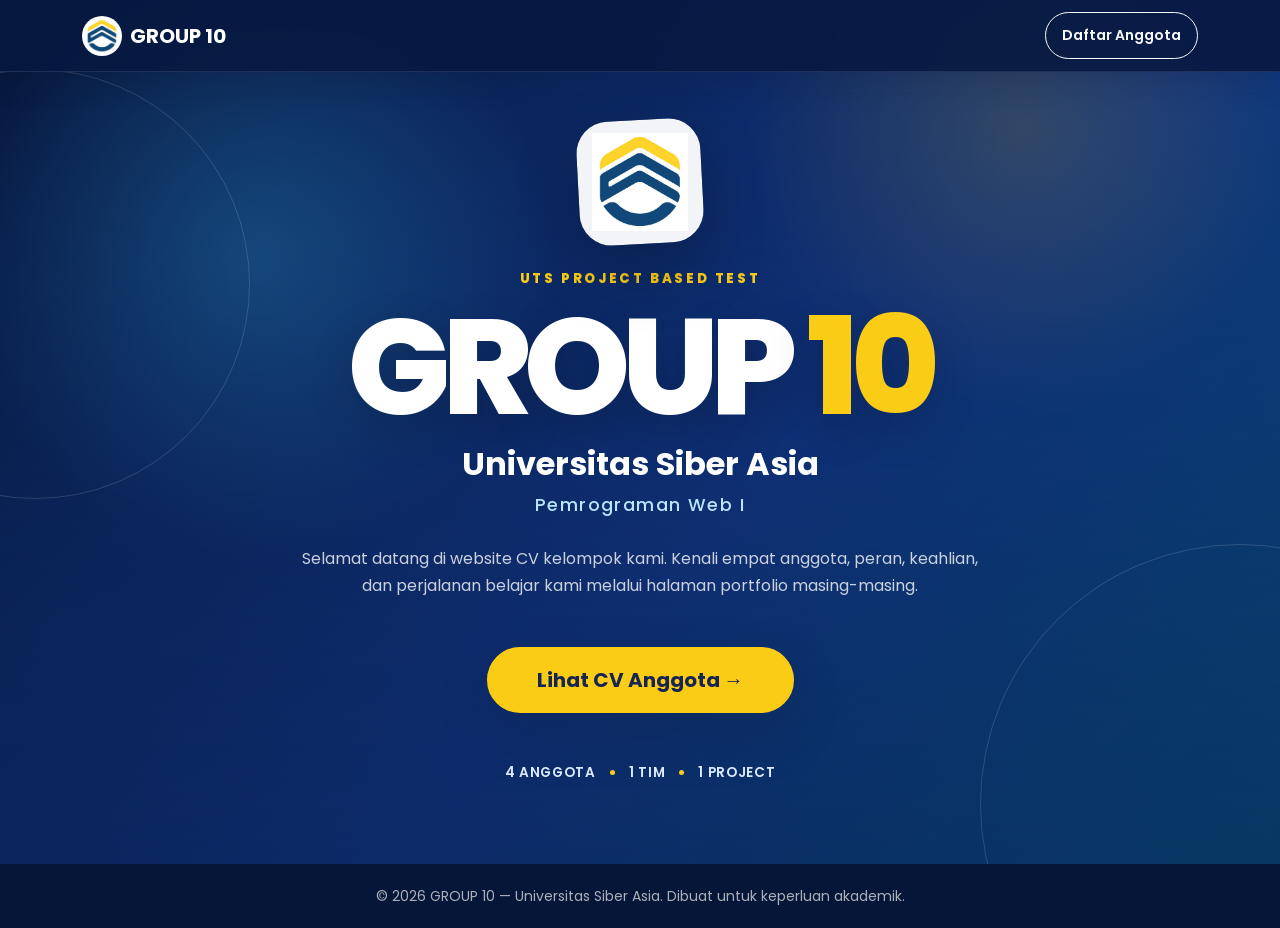
<file: index.html>
<!DOCTYPE html>
<html lang="id">
<!-- nav bar atas -->

<head>
    <meta charset="UTF-8">
    <meta name="viewport" content="width=device-width, initial-scale=1.0">
    <meta name="description" content="Website CV kelompok GROUP 10 Universitas Siber Asia untuk UTS Pemrograman Web I.">
    <title>GROUP 10 | UTS Pemrograman Web I</title>

    <link href="https://cdn.jsdelivr.net/npm/bootstrap@5.3.3/dist/css/bootstrap.min.css" rel="stylesheet">
    <link rel="preconnect" href="https://fonts.googleapis.com">
    <link rel="preconnect" href="https://fonts.gstatic.com" crossorigin>
    <link href="https://fonts.googleapis.com/css2?family=Poppins:wght@400;500;600;700;800&display=swap"
        rel="stylesheet">
    <link rel="stylesheet" href="style.css">
</head>

<body class="landing-page">
    <nav class="navbar navbar-expand-lg navbar-dark fixed-top glass-nav" aria-label="Navigasi utama">
        <div class="container">
            <a class="navbar-brand d-flex align-items-center gap-2 fw-bold" href="index.html">
                <img src="images/logo-unsia.png" class="nav-logo" alt="Logo Universitas Siber Asia">
                <span>GROUP 10</span>
            </a>
            <a class="btn btn-sm btn-outline-light rounded-pill px-3" href="anggota.html">Daftar Anggota</a>
        </div>
    </nav>

    <!-- body -->

    <main>
        <section class="group-hero d-flex align-items-center text-center">
            <div class="hero-decoration hero-decoration-one" aria-hidden="true"></div>
            <div class="hero-decoration hero-decoration-two" aria-hidden="true"></div>
            <div class="container position-relative">
                <div class="landing-logo-wrap mx-auto mb-4">
                    <img src="images/logo-unsia.png" class="landing-logo" alt="Logo UNSIA">
                </div>
                <p class="eyebrow mb-3">UTS Project Based Test</p>
                <h1 class="group-title mb-3">GROUP <span>10</span></h1>
                <h2 class="campus-title mb-2">Universitas Siber Asia</h2>
                <p class="course-title mb-4">Pemrograman Web I</p>
                <p class="hero-intro mx-auto mb-5">
                    Selamat datang di website CV kelompok kami. Kenali empat anggota, peran, keahlian,
                    dan perjalanan belajar kami melalui halaman portfolio masing-masing.
                </p>
                <a href="anggota.html" class="btn btn-accent btn-lg rounded-pill px-5 py-3 shadow-soft">
                    Lihat CV Anggota <span aria-hidden="true">→</span>
                </a>
                <div class="landing-meta mt-5">
                    <span>4 Anggota</span><span class="meta-dot"></span><span>1 Tim</span><span
                        class="meta-dot"></span><span>1 Project</span>
                </div>
            </div>
        </section>
    </main>
    <!-- nav bar footer -->

    <footer class="landing-footer text-center">
        <small>&copy; 2026 GROUP 10 — Universitas Siber Asia. Dibuat untuk keperluan akademik.</small>
    </footer>

    <script src="https://cdn.jsdelivr.net/npm/bootstrap@5.3.3/dist/js/bootstrap.bundle.min.js"></script>
    <script src="script.js"></script>
</body>

</html>
</file>
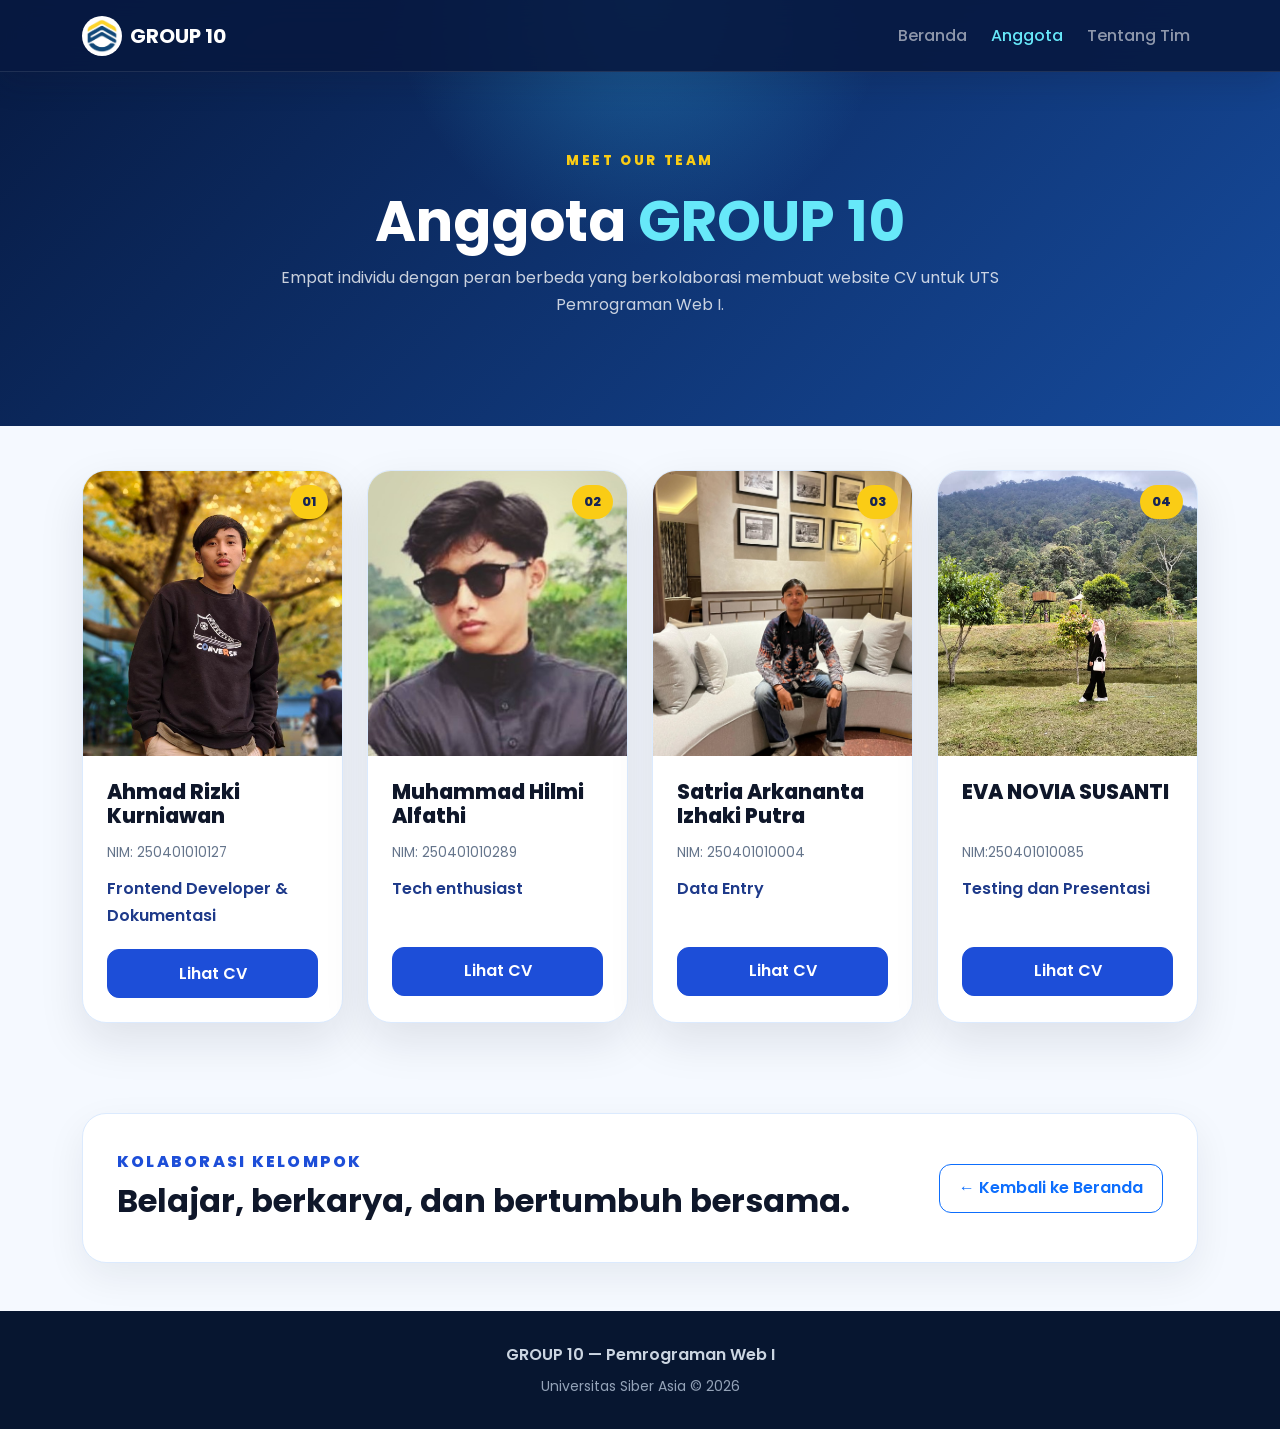
<file: anggota.html>
<!DOCTYPE html>
<html lang="id">

<head>
    <meta charset="UTF-8">
    <meta name="viewport" content="width=device-width, initial-scale=1.0">
    <meta name="description" content="Daftar empat anggota GROUP 10 Universitas Siber Asia.">
    <title>Anggota GROUP 10 | UNSIA</title>
    <link href="https://cdn.jsdelivr.net/npm/bootstrap@5.3.3/dist/css/bootstrap.min.css" rel="stylesheet">
    <link rel="preconnect" href="https://fonts.googleapis.com">
    <link rel="preconnect" href="https://fonts.gstatic.com" crossorigin>
    <link href="https://fonts.googleapis.com/css2?family=Poppins:wght@400;500;600;700;800&display=swap"
        rel="stylesheet">
    <link rel="stylesheet" href="style.css">
</head>

<body>
    <!-- berisi navbar -->
    <nav class="navbar navbar-expand-lg navbar-dark fixed-top glass-nav" aria-label="Navigasi anggota">
        <div class="container">
            <a class="navbar-brand d-flex align-items-center gap-2 fw-bold" href="index.html">
                <img src="images/logo-unsia.png" class="nav-logo" alt="LOGO UNSIA.jpeg">
                <span>GROUP 10</span>
            </a>
            <button class="navbar-toggler" type="button" data-bs-toggle="collapse" data-bs-target="#menuCV"
                aria-controls="menuCV" aria-expanded="false" aria-label="Buka navigasi">
                <span class="navbar-toggler-icon"></span>
            </button>
            <div class="collapse navbar-collapse" id="menuCV">
                <ul class="navbar-nav ms-auto">
                    <li class="nav-item"><a class="nav-link" href="index.html">Beranda</a></li>
                    <li class="nav-item"><a class="nav-link active" aria-current="page"
                            href="#daftar-anggota">Anggota</a></li>
                    <li class="nav-item"><a class="nav-link" href="#tentang-tim">Tentang Tim</a></li>
                </ul>
            </div>
        </div>
    </nav>

    <header class="member-header text-center">
        <div class="container">
            <p class="eyebrow">Meet Our Team</p>
            <h1 class="display-4 fw-bold text-white">Anggota <span class="text-cyan">GROUP 10</span></h1>
            <p class="text-white-75 mx-auto member-lead">Empat individu dengan peran berbeda yang berkolaborasi membuat
                website CV untuk UTS Pemrograman Web I.</p>
        </div>
    </header>

    <main>
        
        <section id="daftar-anggota" class="section-padding member-section">
            <div class="container">
                <div class="row g-4 justify-content-center">
                    <div class="col-md-6 col-xl-3">
                        <article class="member-card h-100" data-card-link="cv-riski.html" tabindex="0">
                            <div class="member-number">01</div>

                            <img src="images/Ahmad Rizki Kurniawan CV.jpeg" class="member-photo"
                                alt="Foto Riski Kurniawan">

                            <div class="member-card-body">
                                <h2>Ahmad Rizki Kurniawan</h2>
                                <p class="member-nim">NIM: 250401010127</p>
                                <p class="member-role">Frontend Developer &amp; Dokumentasi</p>
                                <a href="CV_Ahmad_Rizki_Kurniawan.html"
                                    class="btn btn-primary w-100 stretched-link">Lihat CV</a>
                            </div>
                        </article>
                    </div>
                    <div class="col-md-6 col-xl-3">
                        <article class="member-card h-100" data-card-link="cv-anggota2.html" tabindex="0">
                            <div class="member-number">02</div>
                            <img src="images/hilmi.jpg" class="member-photo" alt="Foto Nama Anggota 2">
                            <div class="member-card-body">
                                <h2>Muhammad Hilmi Alfathi</h2>
                                <p class="member-nim">NIM: 250401010289</p>
                                <p class="member-role">Tech enthusiast</p>
                                <a href="cv_muhammad_hilmi_alfathi.html" class="btn btn-primary w-100 stretched-link">Lihat CV</a>
                            </div>
                        </article>
                    </div>
                    <div class="col-md-6 col-xl-3">
                        <article class="member-card h-100" data-card-link="cv-anggota3.html" tabindex="0">
                            <div class="member-number">03</div>
                            <img src="images/SATRIA.jpg" class="member-photo" alt="Foto Nama Anggota 3">
                            <div class="member-card-body">
                                <h2>Satria Arkananta Izhaki Putra</h2>
                                <p class="member-nim">NIM: 250401010004</p>
                                <p class="member-role">Data Entry</p>
                                <a href="cv-satria_arkananta_izhaki_putra.html"
                                    class="btn btn-primary w-100 stretched-link">Lihat CV</a>
                            </div>
                        </article>
                    </div>
                    <div class="col-md-6 col-xl-3">
                        <article class="member-card h-100" data-card-link="cv-anggota4.html" tabindex="0">
                            <div class="member-number">04</div>
                            <img src="images/EVA CV.jpeg" class="member-photo" alt="Foto Nama Anggota 4">
                            <div class="member-card-body">
                                <h2>EVA NOVIA SUSANTI</h2>
                                <p class="member-nim">NIM:250401010085

                                </p>
                                <p class="member-role">Testing dan Presentasi</p>
                                <a href="CV_EVA_NOVIA_SUSANTI.html" class="btn btn-primary w-100 stretched-link">Lihat
                                    CV</a>
                            </div>
                        </article>
                    </div>
                </div>
            </div>
        </section>

        <section id="tentang-tim" class="team-note-section pb-5">
            <div class="container">
                <div class="team-note d-lg-flex align-items-center justify-content-between gap-4">
                    <div>
                        <p class="section-label">Kolaborasi Kelompok</p>
                        <h2 class="fw-bold">Belajar, berkarya, dan bertumbuh bersama.</h2>
                    </div>
                    <a href="index.html" class="btn btn-outline-primary flex-shrink-0">← Kembali ke Beranda</a>
                </div>
            </div>
        </section>
    </main>

    <footer class="site-footer text-center">
        <div class="container">
            <p class="mb-1 fw-semibold">GROUP 10 — Pemrograman Web I</p><small>Universitas Siber Asia &copy;
                2026</small>
        </div>
    </footer>
    <button id="backToTop" class="back-to-top" type="button" aria-label="Kembali ke atas">↑</button>
    <script src="https://cdn.jsdelivr.net/npm/bootstrap@5.3.3/dist/js/bootstrap.bundle.min.js"></script>
    <script src="script.js"></script>
</body>

</html>
</file>
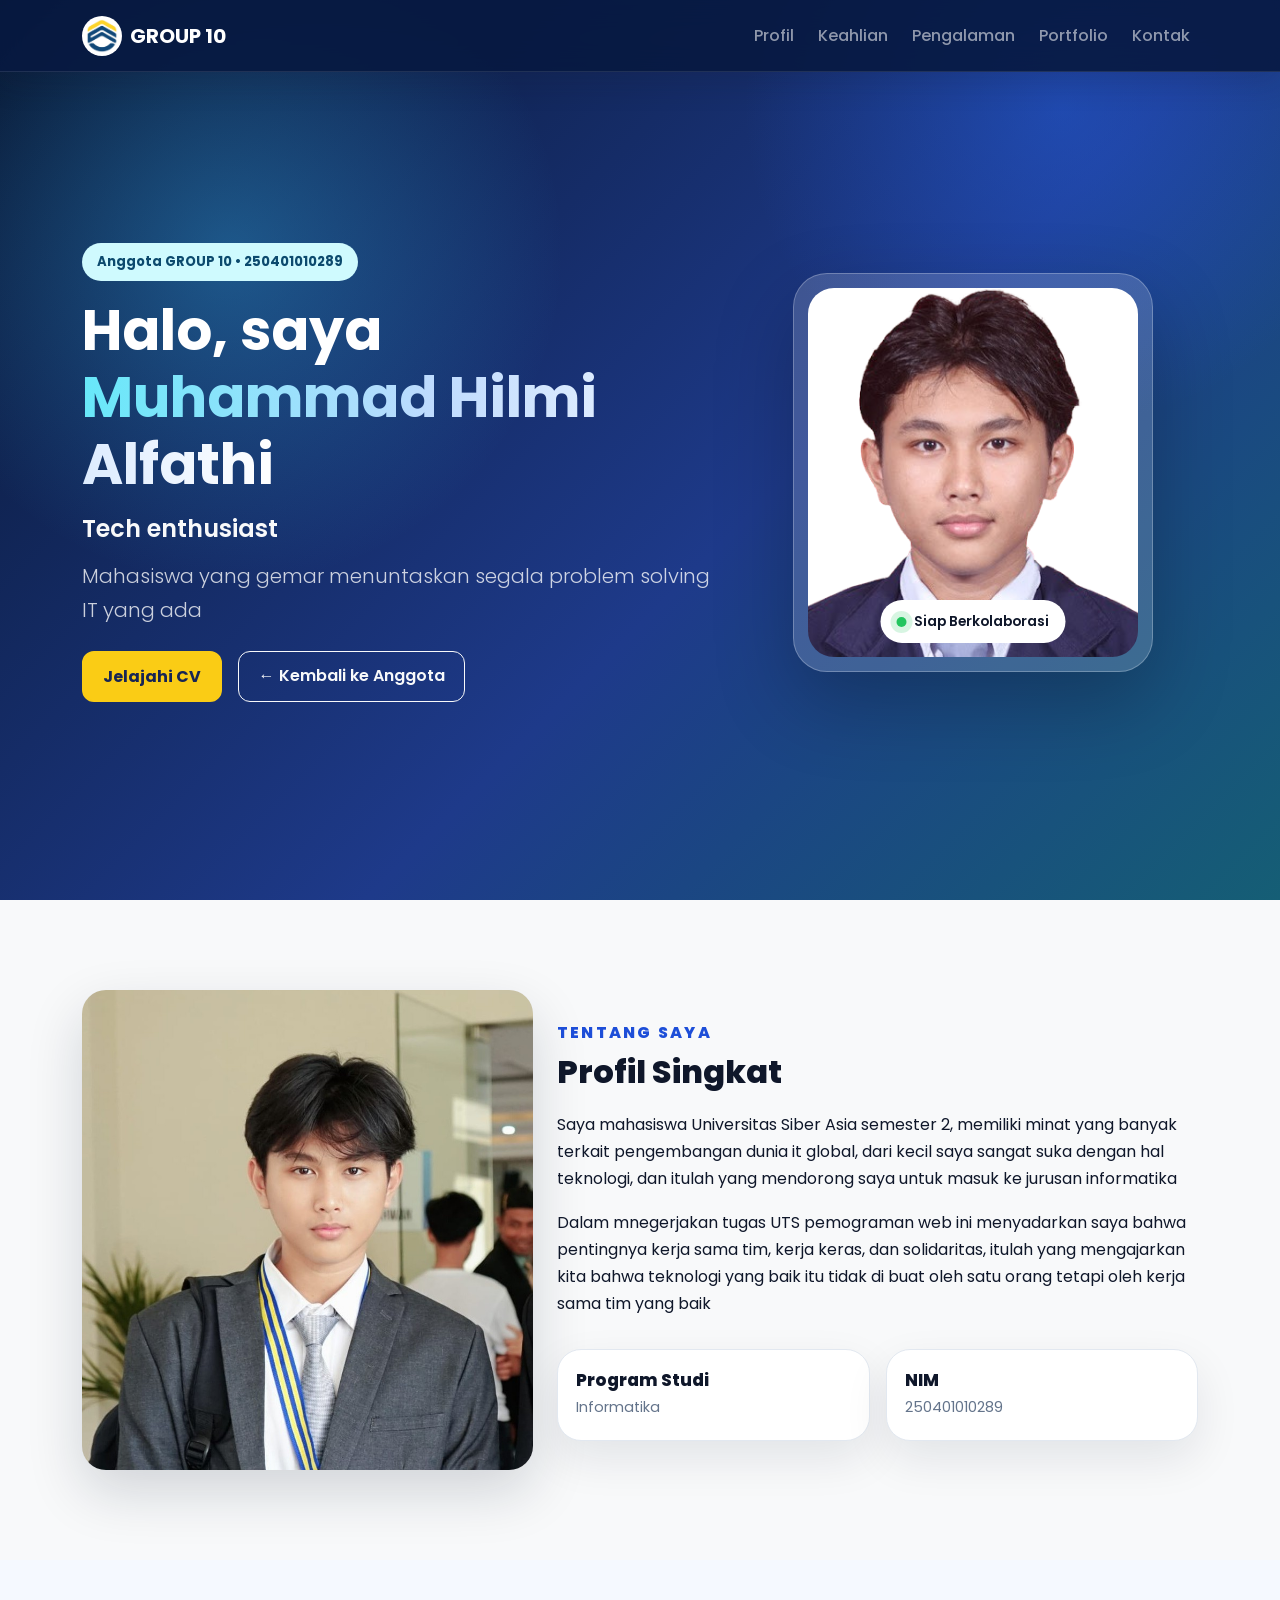
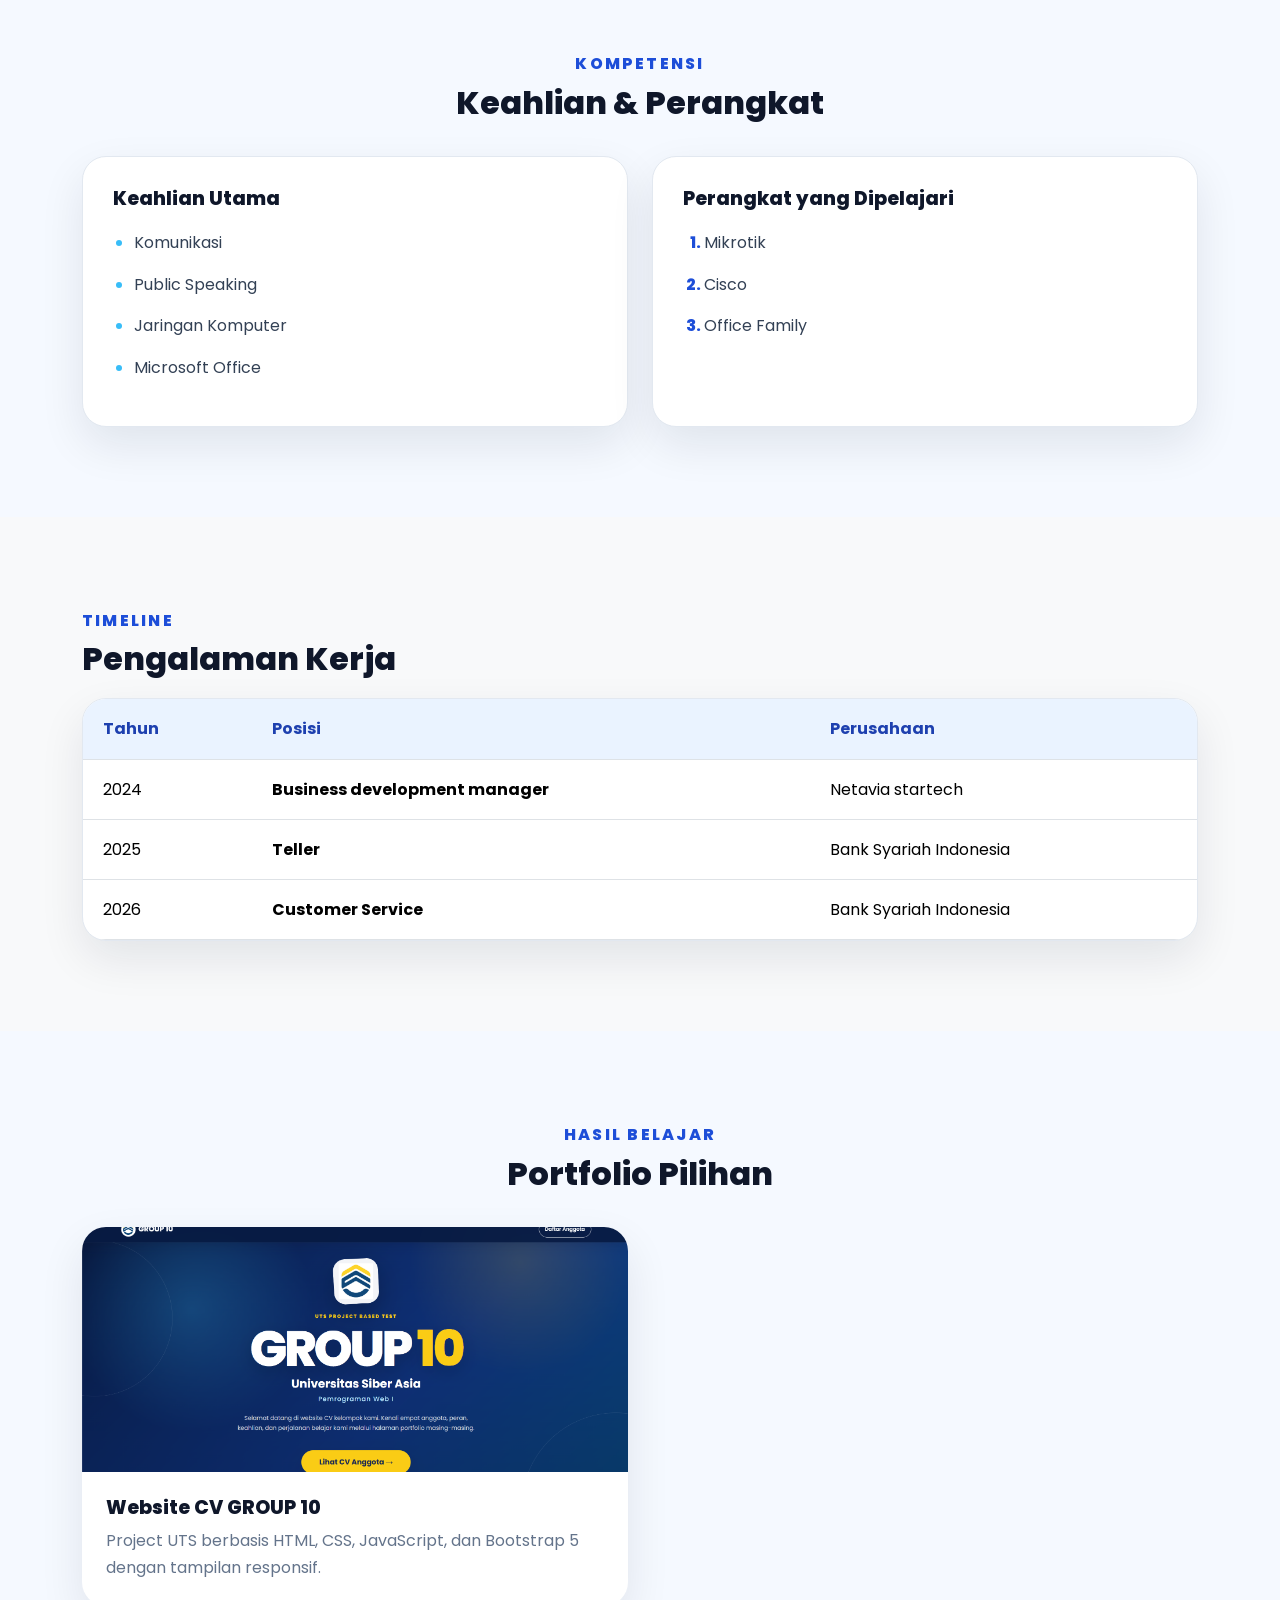
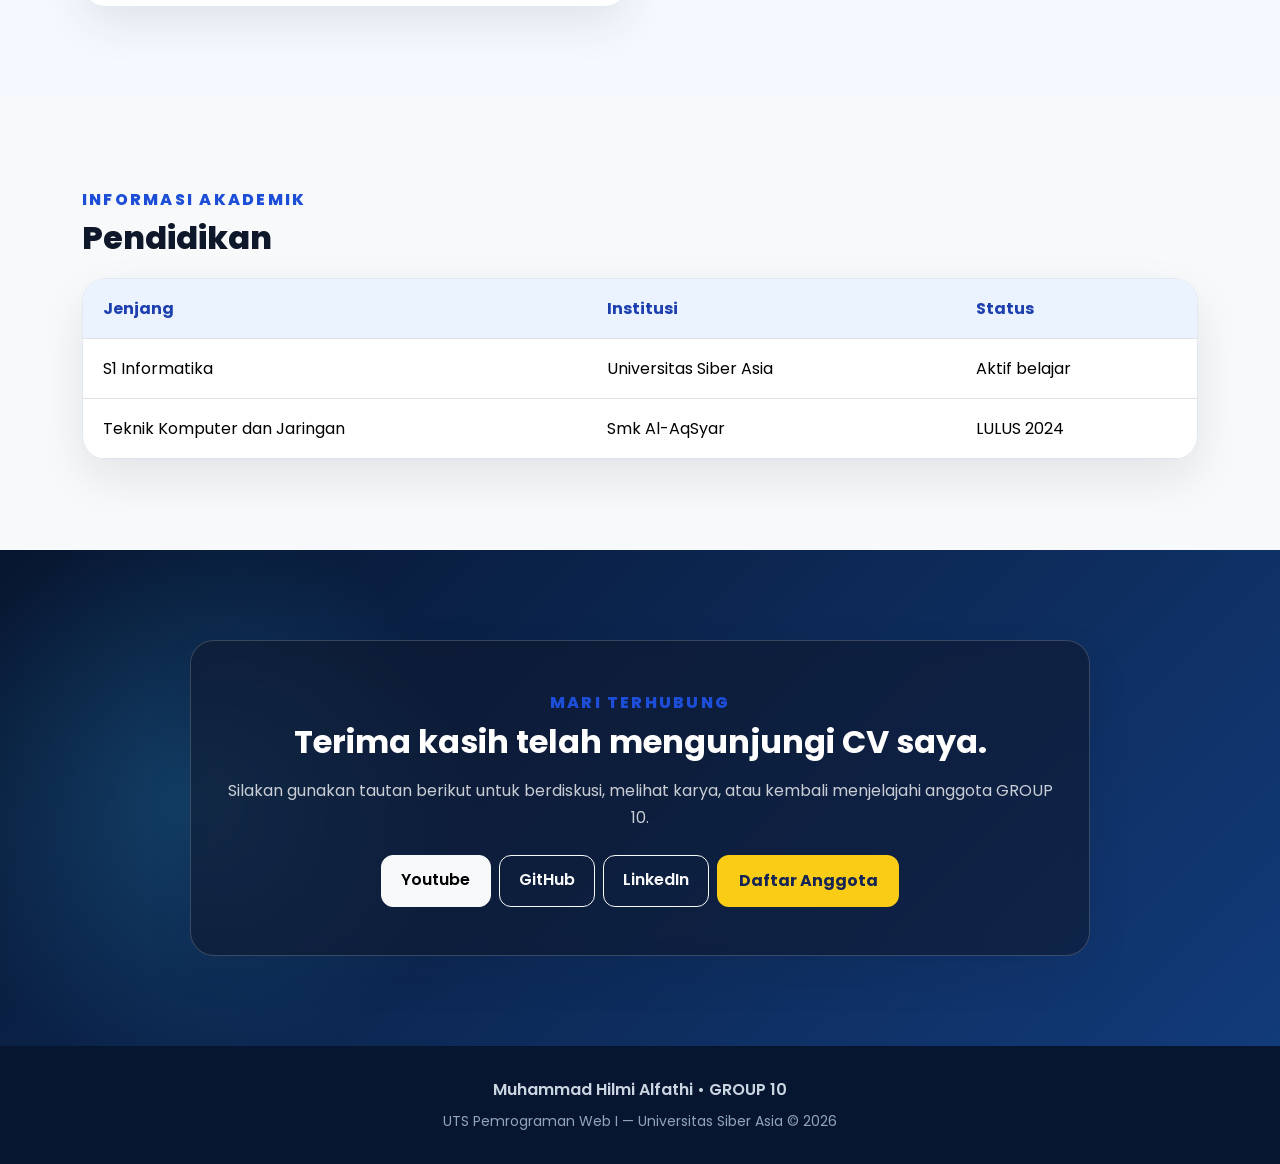
<file: cv-anggota2.html>
<!DOCTYPE html>
<html lang="id">

<head>
    <meta charset="UTF-8">
    <meta name="viewport" content="width=device-width, initial-scale=1.0">
    <meta name="description" content="Curriculum Vitae Nama Anggota 2, anggota GROUP 10 Universitas Siber Asia.">
    <title>CV Muhammad Hilmi Alfathi | GROUP 10</title>
    <link href="https://cdn.jsdelivr.net/npm/bootstrap@5.3.3/dist/css/bootstrap.min.css" rel="stylesheet">
    <link rel="preconnect" href="https://fonts.googleapis.com">
    <link rel="preconnect" href="https://fonts.gstatic.com" crossorigin>
    <link href="https://fonts.googleapis.com/css2?family=Poppins:wght@400;500;600;700;800&display=swap"
        rel="stylesheet">
    <link rel="stylesheet" href="style.css">
</head>

<body data-bs-spy="scroll" data-bs-target="#navbarCV" data-bs-offset="90" tabindex="0">
    <nav id="navbarCV" class="navbar navbar-expand-lg navbar-dark fixed-top glass-nav" aria-label="Navigasi CV">
        <div class="container">
            <a class="navbar-brand d-flex align-items-center gap-2 fw-bold" href="anggota.html">
                <img src="images/logo-unsia.png" class="nav-logo" alt="Logo UNSIA"><span>GROUP 10</span>
            </a>
            <button class="navbar-toggler" type="button" data-bs-toggle="collapse" data-bs-target="#menuCV"
                aria-controls="menuCV" aria-expanded="false" aria-label="Buka navigasi"><span
                    class="navbar-toggler-icon"></span></button>
            <div class="collapse navbar-collapse" id="menuCV">
                <ul class="navbar-nav ms-auto">
                    <li class="nav-item"><a class="nav-link" href="#profil">Profil</a></li>
                    <li class="nav-item"><a class="nav-link" href="#keahlian">Keahlian</a></li>
                    <li class="nav-item"><a class="nav-link" href="#pengalaman">Pengalaman</a></li>
                    <li class="nav-item"><a class="nav-link" href="#portfolio">Portfolio</a></li>
                    <li class="nav-item"><a class="nav-link" href="#kontak">Kontak</a></li>
                </ul>
            </div>
        </div>
    </nav>

    <header id="home" class="cv-hero d-flex align-items-center">
        <div class="container">
            <div class="row align-items-center gy-5">
                <div class="col-lg-7 text-center text-lg-start">
                    <p class="cv-badge">Anggota GROUP 10 • 250401010289</p>
                    <h1 class="display-4 fw-bold text-white mb-3">Halo, saya <span class="text-gradient">Muhammad Hilmi
                            Alfathi</span></h1>
                    <h2 class="h4 text-light fw-semibold mb-3">Tech enthusiast</h2>
                    <p class="lead text-white-75 mb-4">Mahasiswa yang gemar menuntaskan segala problem solving IT yang
                        ada</p>
                    <div class="d-flex flex-wrap gap-3 justify-content-center justify-content-lg-start">
                        <a href="#profil" class="btn btn-accent">Jelajahi CV</a>
                        <a href="anggota.html" class="btn btn-outline-light">← Kembali ke Anggota</a>
                    </div>
                </div>
                <div class="col-lg-5 text-center">
                    <div class="profile-card mx-auto">
                        <img src="images/hilmi.png" class="profile-photo" alt="Foto diri Nama Anggota 2">
                        <div class="profile-status"><span class="status-dot"></span> Siap Berkolaborasi</div>
                    </div>
                </div>
            </div>
        </div>
    </header>

    <main>
        <section id="profil" class="section-padding bg-light">
            <div class="container">
                <div class="row align-items-center gy-4">
                    <div class="col-lg-5"><img src="images/hilmi-cv.jpeg" class="section-image shadow-soft"
                            alt="Suasana kampus dan kegiatan belajar"></div>
                    <div class="col-lg-7">
                        <p class="section-label">Tentang Saya</p>
                        <h2 class="section-title">Profil Singkat</h2>
                        <p>Saya mahasiswa Universitas Siber Asia semester 2, memiliki minat yang banyak terkait
                            pengembangan dunia it global, dari kecil saya sangat suka dengan hal teknologi, dan itulah
                            yang mendorong saya untuk masuk ke jurusan informatika</p>
                        <p>Dalam mnegerjakan tugas UTS pemograman web ini menyadarkan saya bahwa pentingnya kerja sama
                            tim, kerja keras, dan solidaritas, itulah yang mengajarkan kita bahwa teknologi yang baik
                            itu tidak di buat oleh satu orang tetapi oleh kerja sama tim yang baik</p>
                        <div class="row g-3 mt-2">
                            <div class="col-sm-6">
                                <div class="info-box">
                                    <h3>Program Studi</h3>
                                    <p>Informatika</p>
                                </div>
                            </div>
                            <div class="col-sm-6">
                                <div class="info-box">
                                    <h3>NIM</h3>
                                    <p>250401010289</p>
                                </div>
                            </div>
                        </div>
                    </div>
                </div>
            </div>
        </section>

        <section id="keahlian" class="section-padding">
            <div class="container">
                <div class="text-center section-heading">
                    <p class="section-label">Kompetensi</p>
                    <h2 class="section-title">Keahlian &amp; Perangkat</h2>
                </div>
                <div class="row g-4">
                    <div class="col-lg-6">
                        <div class="content-card h-100">
                            <h3>Keahlian Utama</h3>
                            <ul class="skill-list">
                                <li>Komunikasi</li>
                                <li>Public Speaking</li>
                                <li>Jaringan Komputer</li>
                                <li>Microsoft Office</li>
                            </ul>
                        </div>
                    </div>
                    <div class="col-lg-6">
                        <div class="content-card h-100">
                            <h3>Perangkat yang Dipelajari</h3>
                            <ol class="timeline-list">
                                <li>Mikrotik</li>
                                <li>Cisco</li>
                                <li>Office Family</li>
                            </ol>
                        </div>
                    </div>
                </div>
            </div>
        </section>

        <section id="pengalaman" class="section-padding bg-light">
            <div class="container">
                <p class="section-label">Timeline</p>
                <h2 class="section-title">Pengalaman Kerja</h2>
                <div class="table-responsive content-card p-0 overflow-hidden">
                    <table class="table table-hover align-middle mb-0">
                        <thead>
                            <tr>
                                <th>Tahun</th>
                                <th>Posisi</th>
                                <th>Perusahaan</th>
                            </tr>
                        </thead>
                        <tbody>
                            <tr>
                                <td>2024</td>
                                <td><strong>Business development manager</strong></td>
                                <td>Netavia startech</td>
                            </tr>
                            <tr>
                                <td>2025</td>
                                <td><strong>Teller</strong></td>
                                <td>Bank Syariah Indonesia</td>
                            </tr>
                            <tr>
                                <td>2026</td>
                                <td><strong>Customer Service</strong></td>
                                <td>Bank Syariah Indonesia</td>
                            </tr>
                        </tbody>
                    </table>
                </div>
            </div>
        </section>

        <section id="portfolio" class="section-padding">
            <div class="container">
                <div class="text-center section-heading">
                    <p class="section-label">Hasil Belajar</p>
                    <h2 class="section-title">Portfolio Pilihan</h2>
                </div>
                <div class="row g-4">
                    <div class="col-md-6"><article class="portfolio-card"><img src="images/project9.png" alt="Ilustrasi project website"><div class="p-4"><h3>Website CV GROUP 10</h3><p>Project UTS berbasis HTML, CSS, JavaScript, dan Bootstrap 5 dengan tampilan responsif.</p></div></article></div>
                </div>
            </div>
        </section>

        <section class="section-padding bg-light" id="pendidikan">
            <div class="container">
                <p class="section-label">Informasi Akademik</p>
                <h2 class="section-title">Pendidikan</h2>
                <div class="table-responsive content-card p-0 overflow-hidden">
                    <table class="table align-middle mb-0">
                        <thead>
                            <tr>
                                <th>Jenjang</th>
                                <th>Institusi</th>
                                <th>Status</th>
                            </tr>
                        </thead>
                        <tbody>
                            <tr>
                                <td>S1 Informatika</td>
                                <td>Universitas Siber Asia</td>
                                <td>Aktif belajar</td>
                            </tr>
                            <tr>
                                <td>Teknik Komputer dan Jaringan</td>
                                <td>Smk Al-AqSyar </td>
                                <td>LULUS 2024</td>
                            </tr>
                        </tbody>
                    </table>
                </div>
            </div>
        </section>

        <section id="kontak" class="contact-section section-padding text-white text-center">
            <div class="container">
                <div class="contact-card mx-auto">
                    <p class="section-label text-cyan">Mari Terhubung</p>
                    <h2 class="fw-bold mb-3">Terima kasih telah mengunjungi CV saya.</h2>
                    <p class="text-white-75 mb-4">Silakan gunakan tautan berikut untuk berdiskusi, melihat karya, atau
                        kembali menjelajahi anggota GROUP 10.</p>
                    <div class="d-flex flex-wrap justify-content-center gap-2">
                        <a href="https://www.youtube.com/@MuhammadHilmiAlfathi" class="btn btn-light">Youtube</a>
                        <a href="https://github.com/Hilmi-DevPemula" target="_blank" rel="noopener noreferrer"
                            class="btn btn-outline-light">GitHub</a>
                        <a href="https://www.linkedin.com/in/hilmialfathi" target="_blank" rel="noopener noreferrer"
                            class="btn btn-outline-light">LinkedIn</a>
                        <a href="anggota.html" class="btn btn-accent">Daftar Anggota</a>
                    </div>
                </div>
            </div>
        </section>
    </main>

    <footer class="site-footer text-center">
        <div class="container">
            <p class="mb-1 fw-semibold">Muhammad Hilmi Alfathi • GROUP 10</p><small>UTS Pemrograman Web I — Universitas Siber
                Asia &copy; 2026</small>
        </div>
    </footer>
    <button id="backToTop" class="back-to-top" type="button" aria-label="Kembali ke atas">↑</button>
    <script src="https://cdn.jsdelivr.net/npm/bootstrap@5.3.3/dist/js/bootstrap.bundle.min.js"></script>
    <script src="script.js"></script>
</body>

</html>
</file>
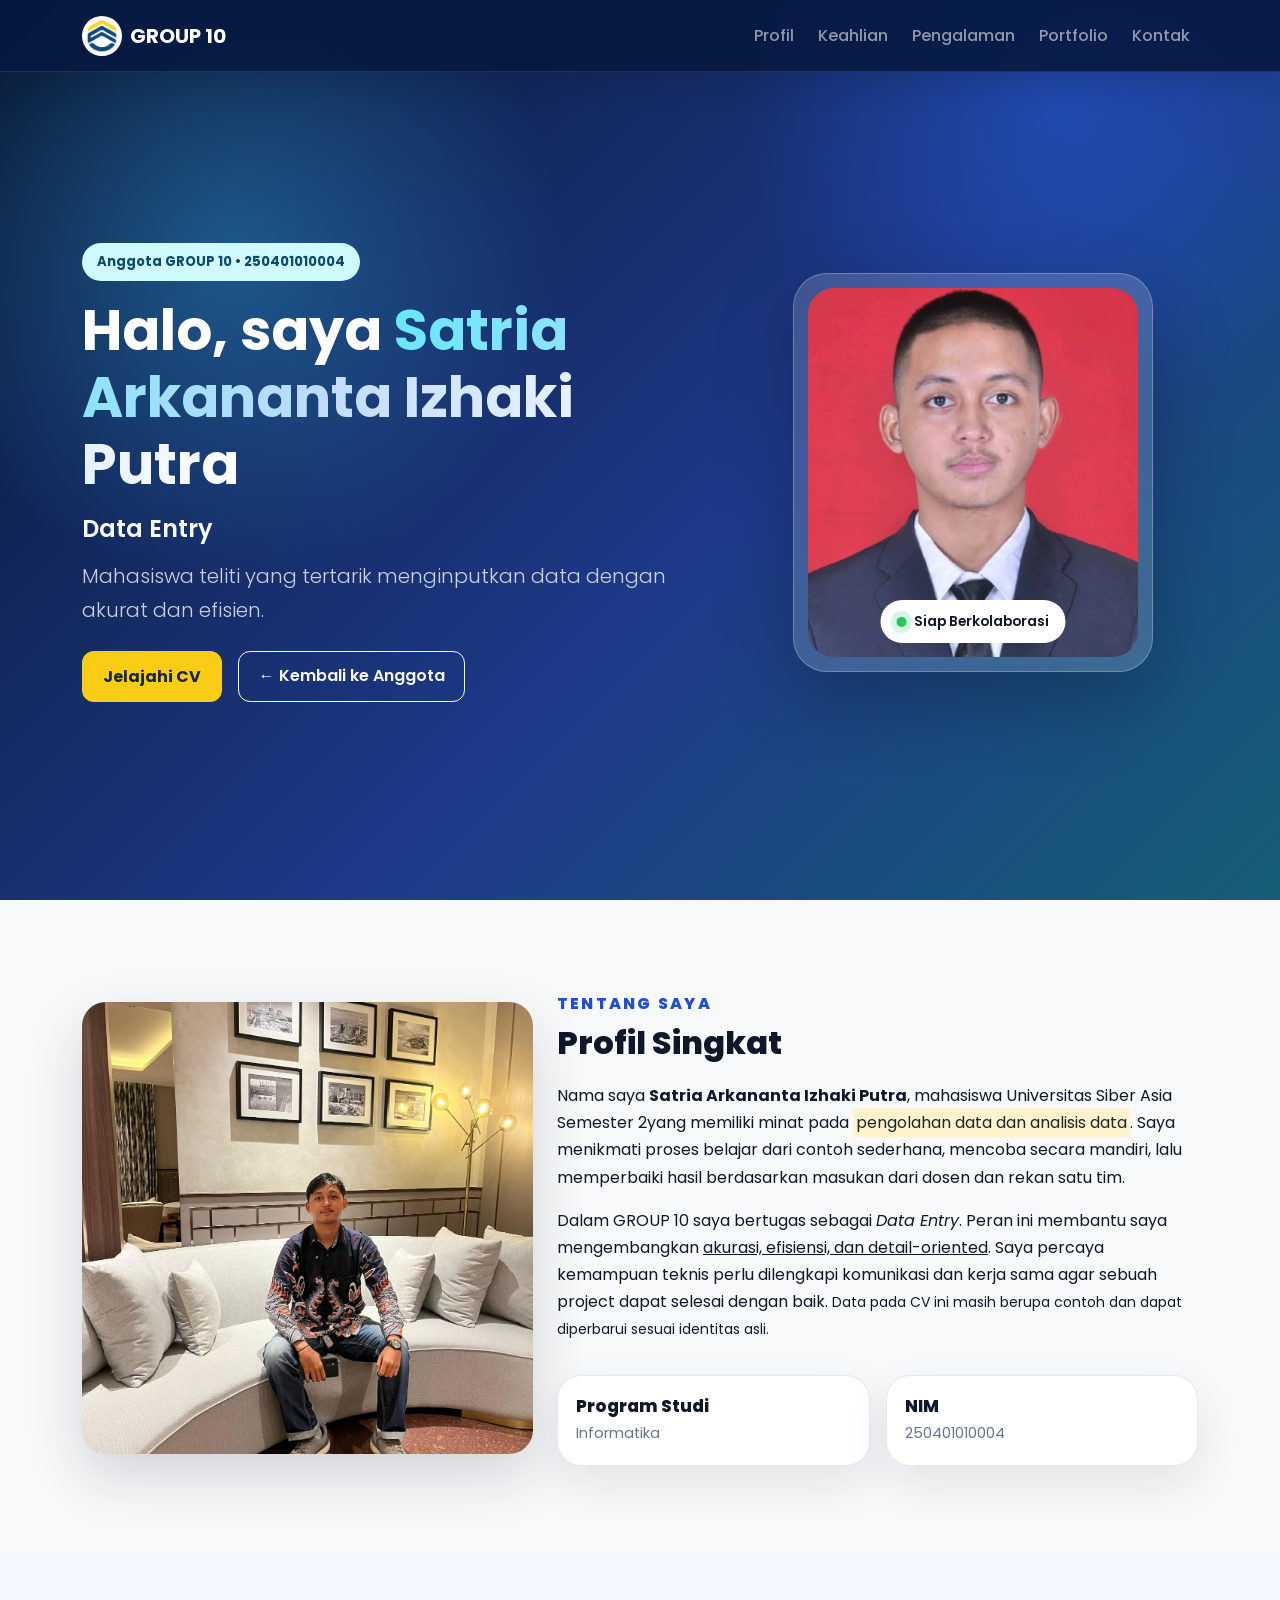
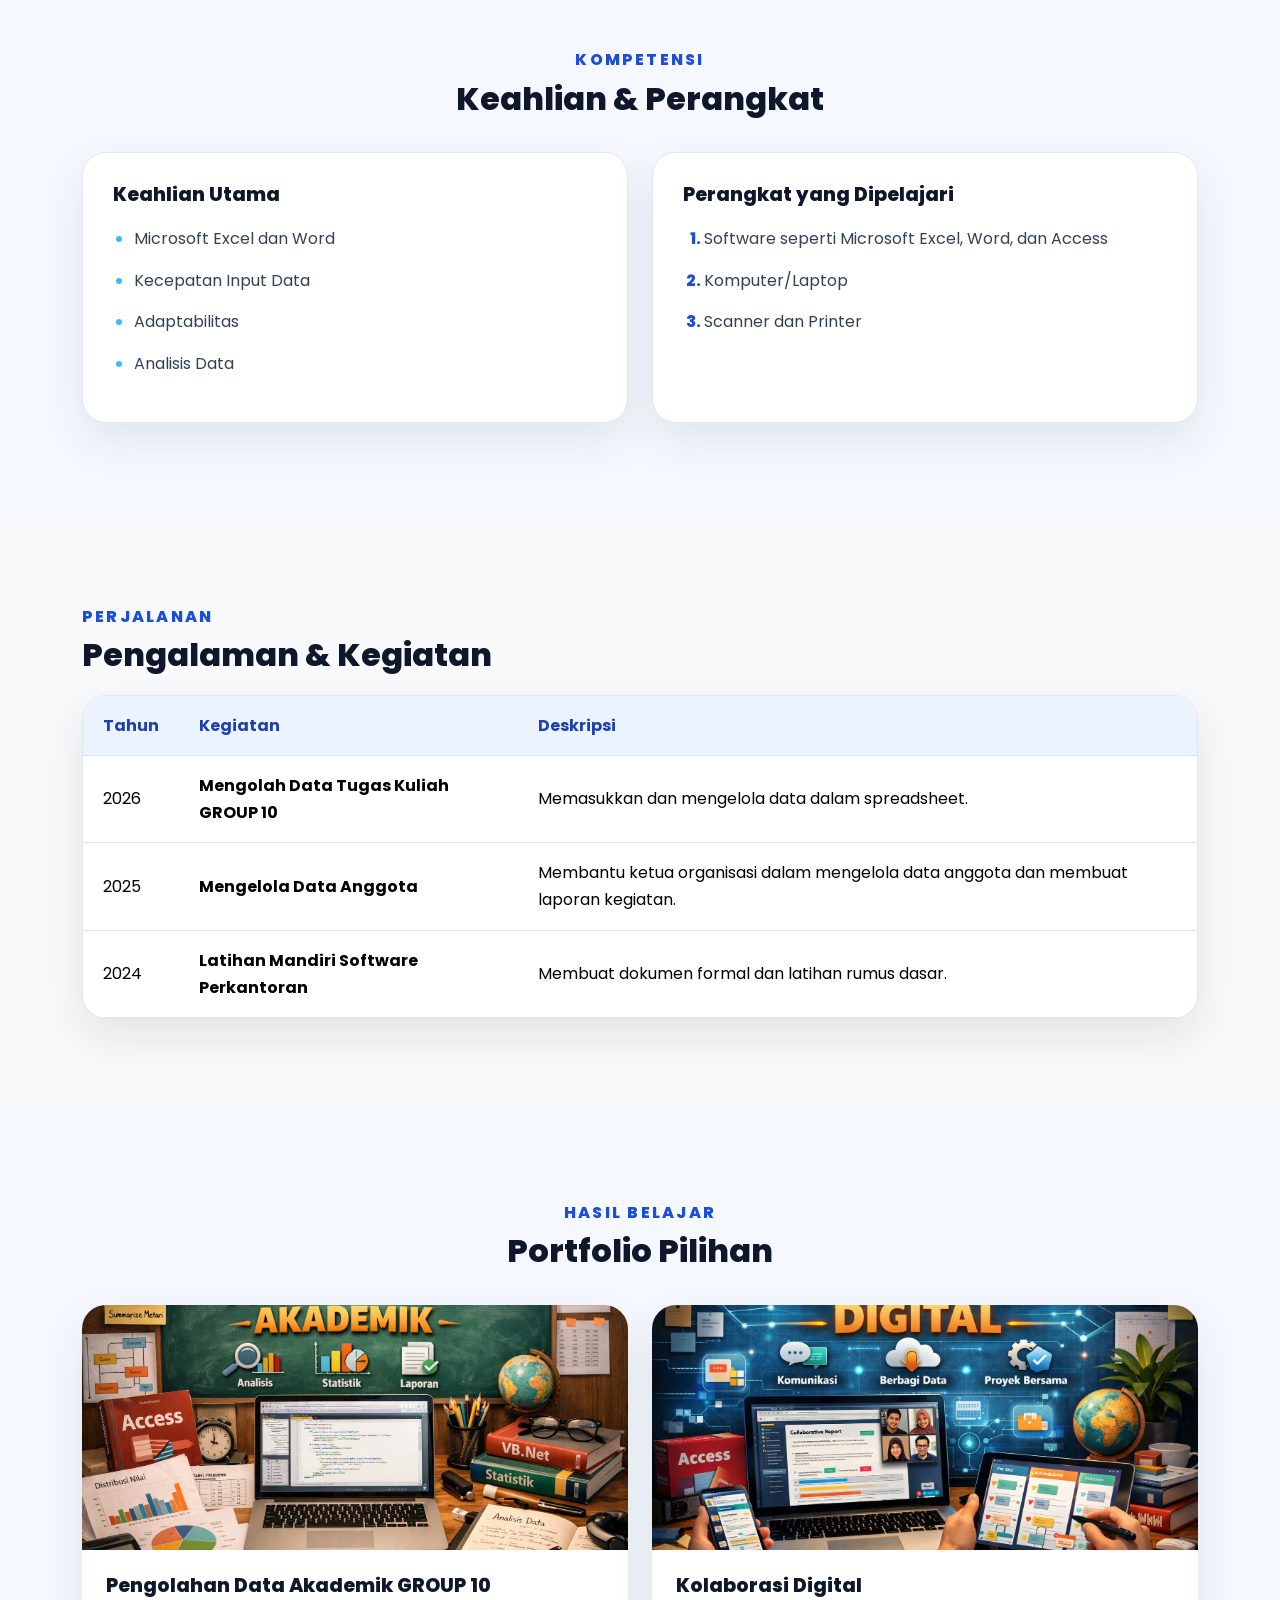
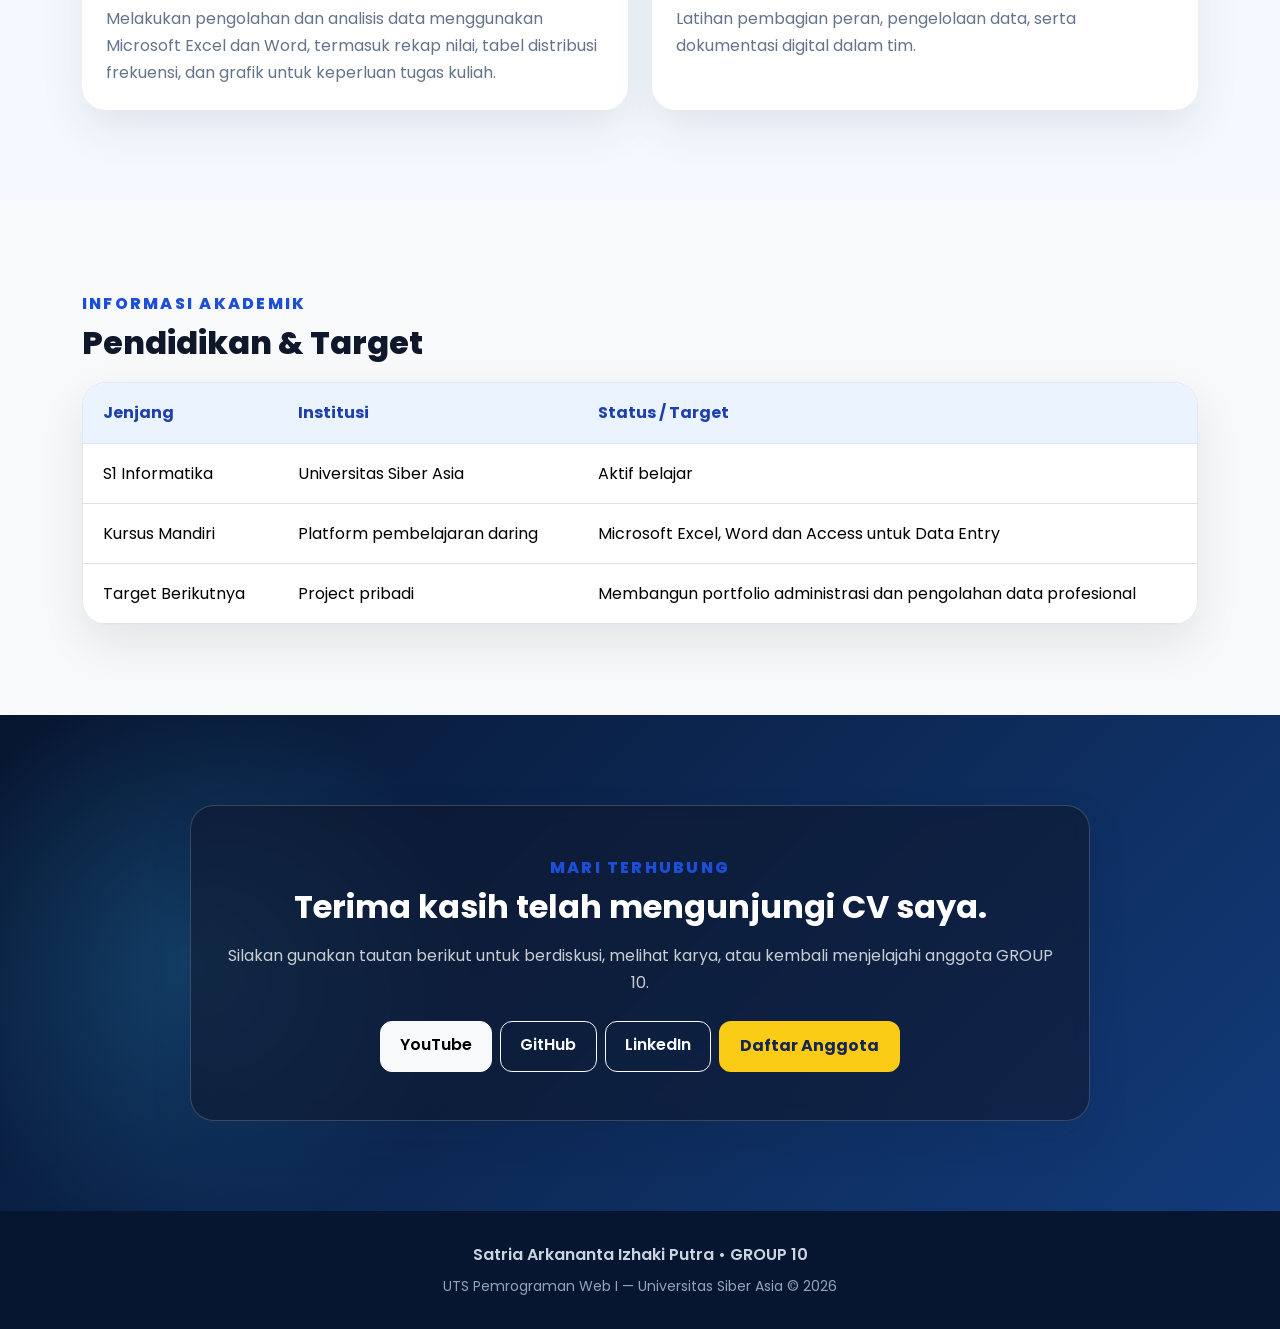
<file: cv-anggota3.html>
<!DOCTYPE html>
<html lang="id">
<head>
    <meta charset="UTF-8">
    <meta name="viewport" content="width=device-width, initial-scale=1.0">
    <meta name="description" content="Curriculum Vitae Satria Arkananta Izhaki Putra, anggota GROUP 10 Universitas Siber Asia.">
    <title>CV Satria Arkananta Izhaki | GROUP 10</title>
    <link href="https://cdn.jsdelivr.net/npm/bootstrap@5.3.3/dist/css/bootstrap.min.css" rel="stylesheet">
    <link rel="preconnect" href="https://fonts.googleapis.com">
    <link rel="preconnect" href="https://fonts.gstatic.com" crossorigin>
    <link href="https://fonts.googleapis.com/css2?family=Poppins:wght@400;500;600;700;800&display=swap" rel="stylesheet">
    <link rel="stylesheet" href="style.css">
</head>
<body data-bs-spy="scroll" data-bs-target="#navbarCV" data-bs-offset="90" tabindex="0">
    <!-- Navbar CV: link berawalan # mengarah ke bagian lain pada halaman yang sama. -->
    <nav id="navbarCV" class="navbar navbar-expand-lg navbar-dark fixed-top glass-nav" aria-label="Navigasi CV">
        <div class="container">
            <a class="navbar-brand d-flex align-items-center gap-2 fw-bold" href="anggota.html">
                <img src="images/logo-unsia.png" class="nav-logo" alt="Logo UNSIA"><span>GROUP 10</span>
            </a>
            <button class="navbar-toggler" type="button" data-bs-toggle="collapse" data-bs-target="#menuCV" aria-controls="menuCV" aria-expanded="false" aria-label="Buka navigasi"><span class="navbar-toggler-icon"></span></button>
            <div class="collapse navbar-collapse" id="menuCV">
                <ul class="navbar-nav ms-auto">
                    <li class="nav-item"><a class="nav-link" href="#profil">Profil</a></li>
                    <li class="nav-item"><a class="nav-link" href="#keahlian">Keahlian</a></li>
                    <li class="nav-item"><a class="nav-link" href="#pengalaman">Pengalaman</a></li>
                    <li class="nav-item"><a class="nav-link" href="#portfolio">Portfolio</a></li>
                    <li class="nav-item"><a class="nav-link" href="#kontak">Kontak</a></li>
                </ul>
            </div>
        </div>
    </nav>

    <!-- Bagian hero memperkenalkan identitas utama pemilik CV. -->
    <header id="home" class="cv-hero d-flex align-items-center">
        <div class="container">
            <div class="row align-items-center gy-5">
                <div class="col-lg-7 text-center text-lg-start">
                    <p class="cv-badge">Anggota GROUP 10 • 250401010004</p>
                    <h1 class="display-4 fw-bold text-white mb-3">Halo, saya <span class="text-gradient">Satria Arkananta Izhaki Putra</span></h1>
                    <h2 class="h4 text-light fw-semibold mb-3">Data Entry</h2>
                    <p class="lead text-white-75 mb-4">Mahasiswa teliti yang tertarik menginputkan data dengan akurat dan efisien.</p>
                    <div class="d-flex flex-wrap gap-3 justify-content-center justify-content-lg-start">
                        <a href="#profil" class="btn btn-accent">Jelajahi CV</a>
                        <a href="anggota.html" class="btn btn-outline-light">← Kembali ke Anggota</a>
                    </div>
                </div>
                <div class="col-lg-5 text-center">
                    <div class="profile-card mx-auto">
                        <img src="images/JEFRI NICOL.jpg" class="profile-photo" alt="Foto diri Satria Arkananta Izhaki Putra">
                        <div class="profile-status"><span class="status-dot"></span> Siap Berkolaborasi</div>
                    </div>
                </div>
            </div>
        </div>
    </header>

    <main>
        <!-- Dua paragraf berikut menjelaskan profil diri dan tujuan belajar. -->
        <section id="profil" class="section-padding bg-light">
            <div class="container">
                <div class="row align-items-center gy-4">
                    <div class="col-lg-5"><img src="images/SATRIA.jpg" class="section-image shadow-soft" alt="Suasana kampus dan kegiatan belajar"></div>
                    <div class="col-lg-7">
                        <p class="section-label">Tentang Saya</p>
                        <h2 class="section-title">Profil Singkat</h2>
                        <p>Nama saya <strong>Satria Arkananta Izhaki Putra</strong>, mahasiswa Universitas Siber Asia Semester 2yang memiliki minat pada <mark>pengolahan data dan analisis data</mark>. Saya menikmati proses belajar dari contoh sederhana, mencoba secara mandiri, lalu memperbaiki hasil berdasarkan masukan dari dosen dan rekan satu tim.</p>
                        <p>Dalam GROUP 10 saya bertugas sebagai <em>Data Entry</em>. Peran ini membantu saya mengembangkan <u>akurasi, efisiensi, dan detail-oriented</u>. Saya percaya kemampuan teknis perlu dilengkapi komunikasi dan kerja sama agar sebuah project dapat selesai dengan baik. <small>Data pada CV ini masih berupa contoh dan dapat diperbarui sesuai identitas asli.</small></p>
                        <div class="row g-3 mt-2">
                            <div class="col-sm-6"><div class="info-box"><h3>Program Studi</h3><p>Informatika</p></div></div>
                            <div class="col-sm-6"><div class="info-box"><h3>NIM</h3><p>250401010004</p></div></div>
                        </div>
                    </div>
                </div>
            </div>
        </section>

        <section id="keahlian" class="section-padding">
            <div class="container">
                <div class="text-center section-heading"><p class="section-label">Kompetensi</p><h2 class="section-title">Keahlian &amp; Perangkat</h2></div>
                <div class="row g-4">
                    <div class="col-lg-6"><div class="content-card h-100"><h3>Keahlian Utama</h3><ul class="skill-list"><li>Microsoft Excel dan Word</li>
<li>Kecepatan Input Data</li>
<li>Adaptabilitas</li>
<li>Analisis Data</li></ul></div></div>
                    <div class="col-lg-6"><div class="content-card h-100"><h3>Perangkat yang Dipelajari</h3><ol class="timeline-list"><li>Software seperti Microsoft Excel, Word, dan Access</li>
<li>Komputer/Laptop</li><li>Scanner dan Printer</li></ol></div></div>
                </div>
            </div>
        </section>

        <!-- Tabel pertama menampilkan riwayat pengalaman secara terstruktur. -->
        <section id="pengalaman" class="section-padding bg-light">
            <div class="container">
                <p class="section-label">Perjalanan</p><h2 class="section-title">Pengalaman &amp; Kegiatan</h2>
                <div class="table-responsive content-card p-0 overflow-hidden">
                    <table class="table table-hover align-middle mb-0">
                        <thead><tr><th>Tahun</th><th>Kegiatan</th><th>Deskripsi</th></tr></thead>
                        <tbody><tr><td>2026</td><td><strong>Mengolah Data Tugas Kuliah GROUP 10</strong></td><td>Memasukkan dan mengelola data dalam spreadsheet.</td></tr>
<tr><td>2025</td><td><strong>Mengelola Data Anggota</strong></td><td>Membantu ketua organisasi dalam mengelola data anggota dan membuat laporan kegiatan.</td></tr>
<tr><td>2024</td><td><strong>Latihan Mandiri Software Perkantoran</strong></td><td>Membuat dokumen formal dan latihan rumus dasar.</td></tr></tbody>
                    </table>
                </div>
            </div>
        </section>

        <section id="portfolio" class="section-padding">
            <div class="container">
                <div class="text-center section-heading"><p class="section-label">Hasil Belajar</p><h2 class="section-title">Portfolio Pilihan</h2></div>
                <div class="row g-4">
                    <div class="col-md-6"><article class="portfolio-card"><img src="images/PROJECT.png" alt="Ilustrasi project website"><div class="p-4"><h3>Pengolahan Data Akademik GROUP 10</h3><p>Melakukan pengolahan dan analisis data menggunakan Microsoft Excel dan Word, termasuk rekap nilai, tabel distribusi frekuensi, dan grafik untuk keperluan tugas kuliah.</p></div></article></div>
                    <div class="col-md-6"><article class="portfolio-card"><img src="images/KOLABORASI.png" alt="Ilustrasi kerja sama tim"><div class="p-4"><h3>Kolaborasi Digital</h3><p>Latihan pembagian peran, pengelolaan data, serta dokumentasi digital dalam tim.</p></div></article></div>
                </div>
            </div>
        </section>

        <!-- Tabel kedua merangkum pendidikan dan target pengembangan diri. -->
        <section class="section-padding bg-light" id="pendidikan">
            <div class="container">
                <p class="section-label">Informasi Akademik</p><h2 class="section-title">Pendidikan &amp; Target</h2>
                <div class="table-responsive content-card p-0 overflow-hidden">
                    <table class="table align-middle mb-0">
                        <thead><tr><th>Jenjang</th><th>Institusi</th><th>Status / Target</th></tr></thead>
                        <tbody><tr><td>S1 Informatika</td><td>Universitas Siber Asia</td><td>Aktif belajar</td></tr><tr><td>Kursus Mandiri</td><td>Platform pembelajaran daring</td><td>Microsoft Excel, Word dan Access untuk Data Entry</td></tr><tr><td>Target Berikutnya</td><td>Project pribadi</td><td>Membangun portfolio administrasi dan pengolahan data profesional</td></tr></tbody>
                    </table>
                </div>
            </div>
        </section>

        <section id="kontak" class="contact-section section-padding text-white text-center">
            <div class="container"><div class="contact-card mx-auto">
                <p class="section-label text-cyan">Mari Terhubung</p><h2 class="fw-bold mb-3">Terima kasih telah mengunjungi CV saya.</h2>
                <p class="text-white-75 mb-4">Silakan gunakan tautan berikut untuk berdiskusi, melihat karya, atau kembali menjelajahi anggota GROUP 10.</p>
                <div class="d-flex flex-wrap justify-content-center gap-2">
                    <a href="https://www.youtube.com/@satriaarkananta6338" class="btn btn-light">YouTube</a>
                    <a href="https://github.com/" target="_blank" rel="noopener noreferrer" class="btn btn-outline-light">GitHub</a>
                    <a href="https://www.linkedin.com/in/satria-arkananta" target="_blank" rel="noopener noreferrer" class="btn btn-outline-light">LinkedIn</a>
                    <a href="anggota.html" class="btn btn-accent">Daftar Anggota</a>
                </div>
            </div></div>
        </section>
    </main>

    <footer class="site-footer text-center"><div class="container"><p class="mb-1 fw-semibold">Satria Arkananta Izhaki Putra • GROUP 10</p><small>UTS Pemrograman Web I — Universitas Siber Asia &copy; 2026</small></div></footer>
    <button id="backToTop" class="back-to-top" type="button" aria-label="Kembali ke atas">↑</button>
    <script src="https://cdn.jsdelivr.net/npm/bootstrap@5.3.3/dist/js/bootstrap.bundle.min.js"></script>
    <script src="script.js"></script>
</body>
</html>
</file>
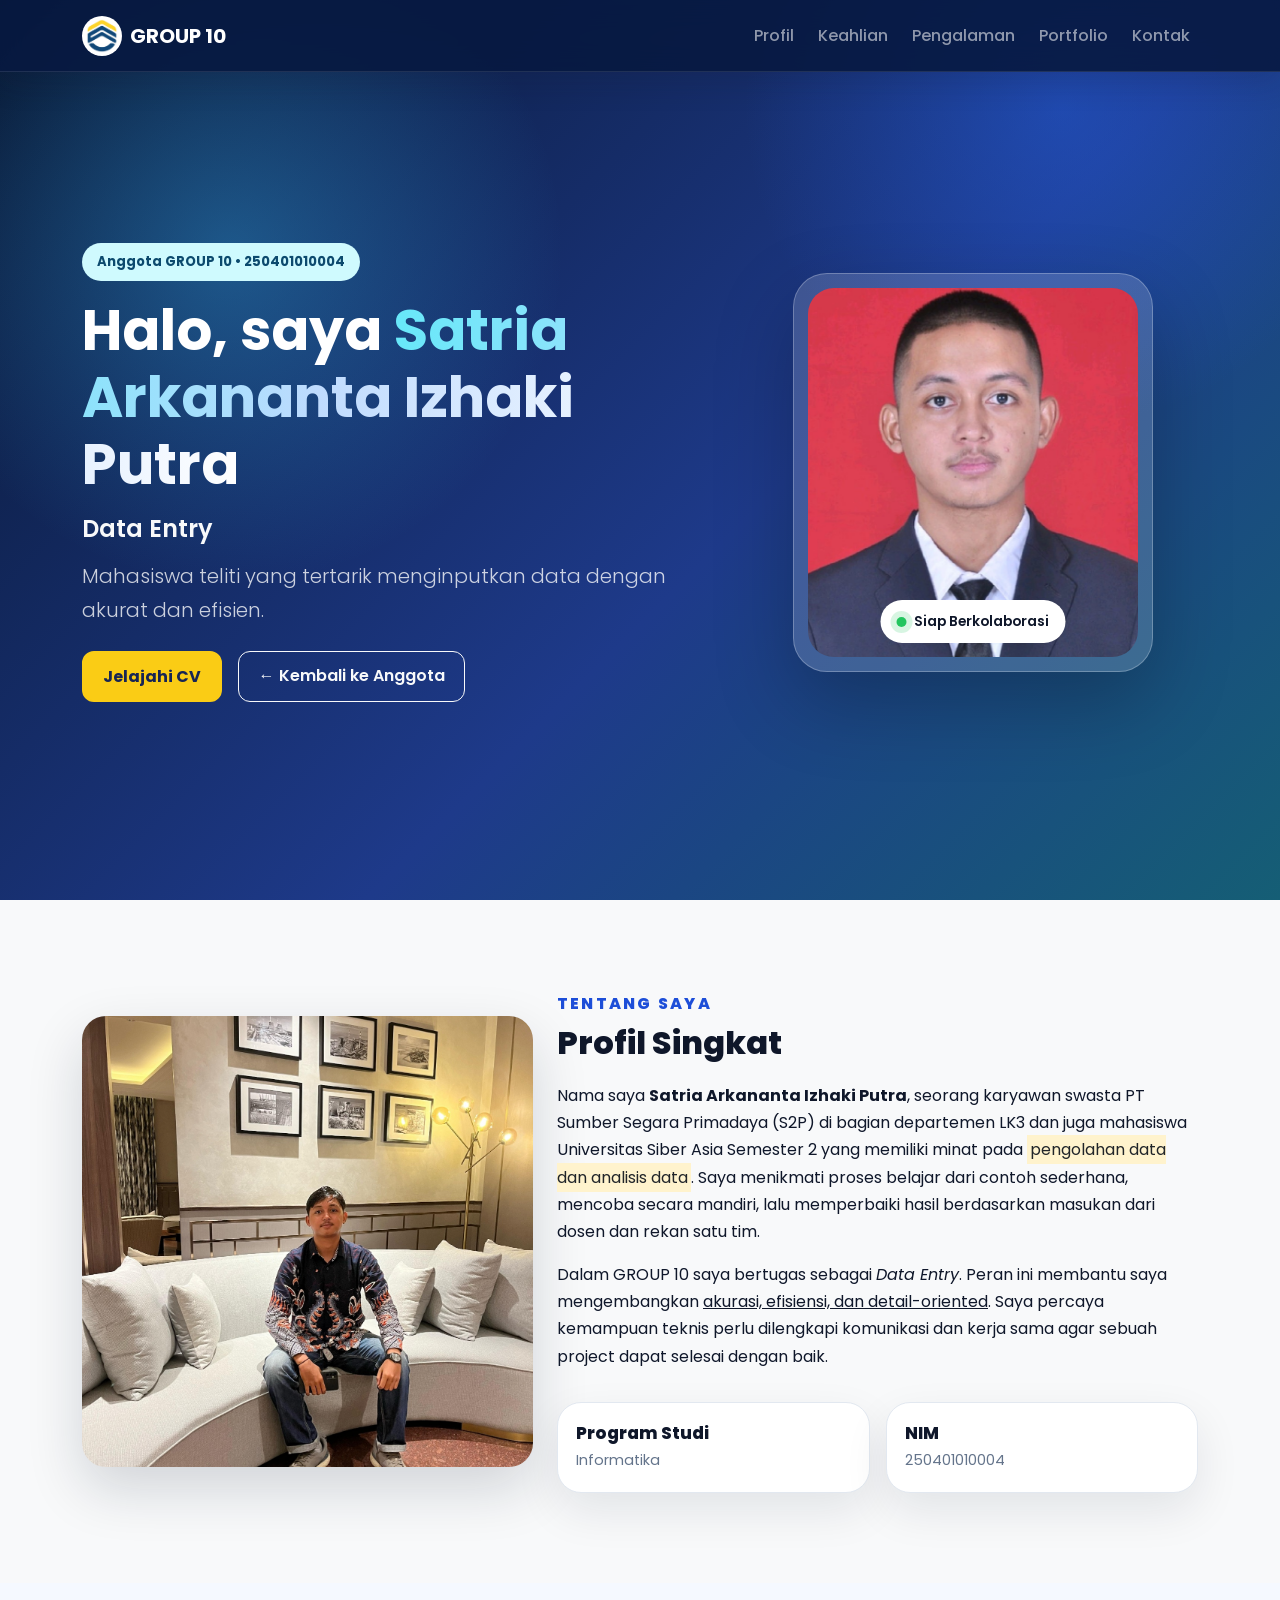
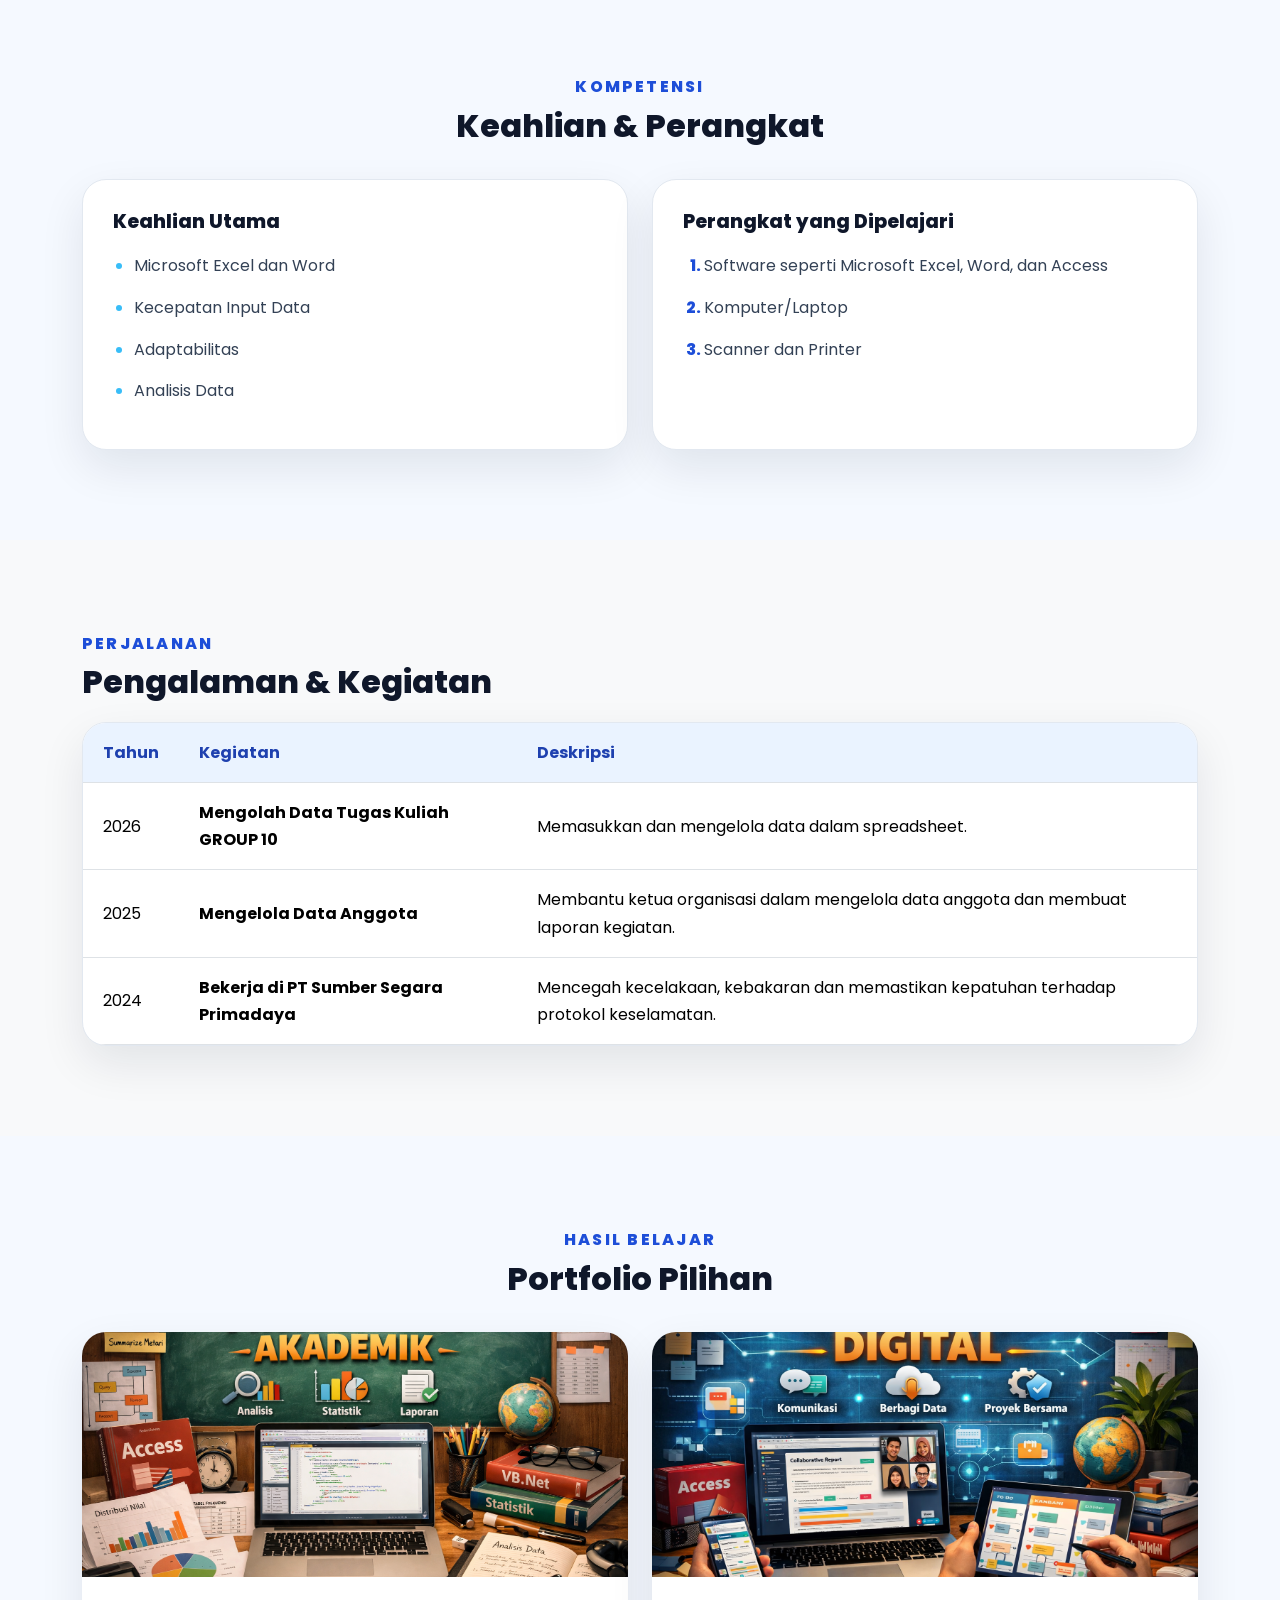
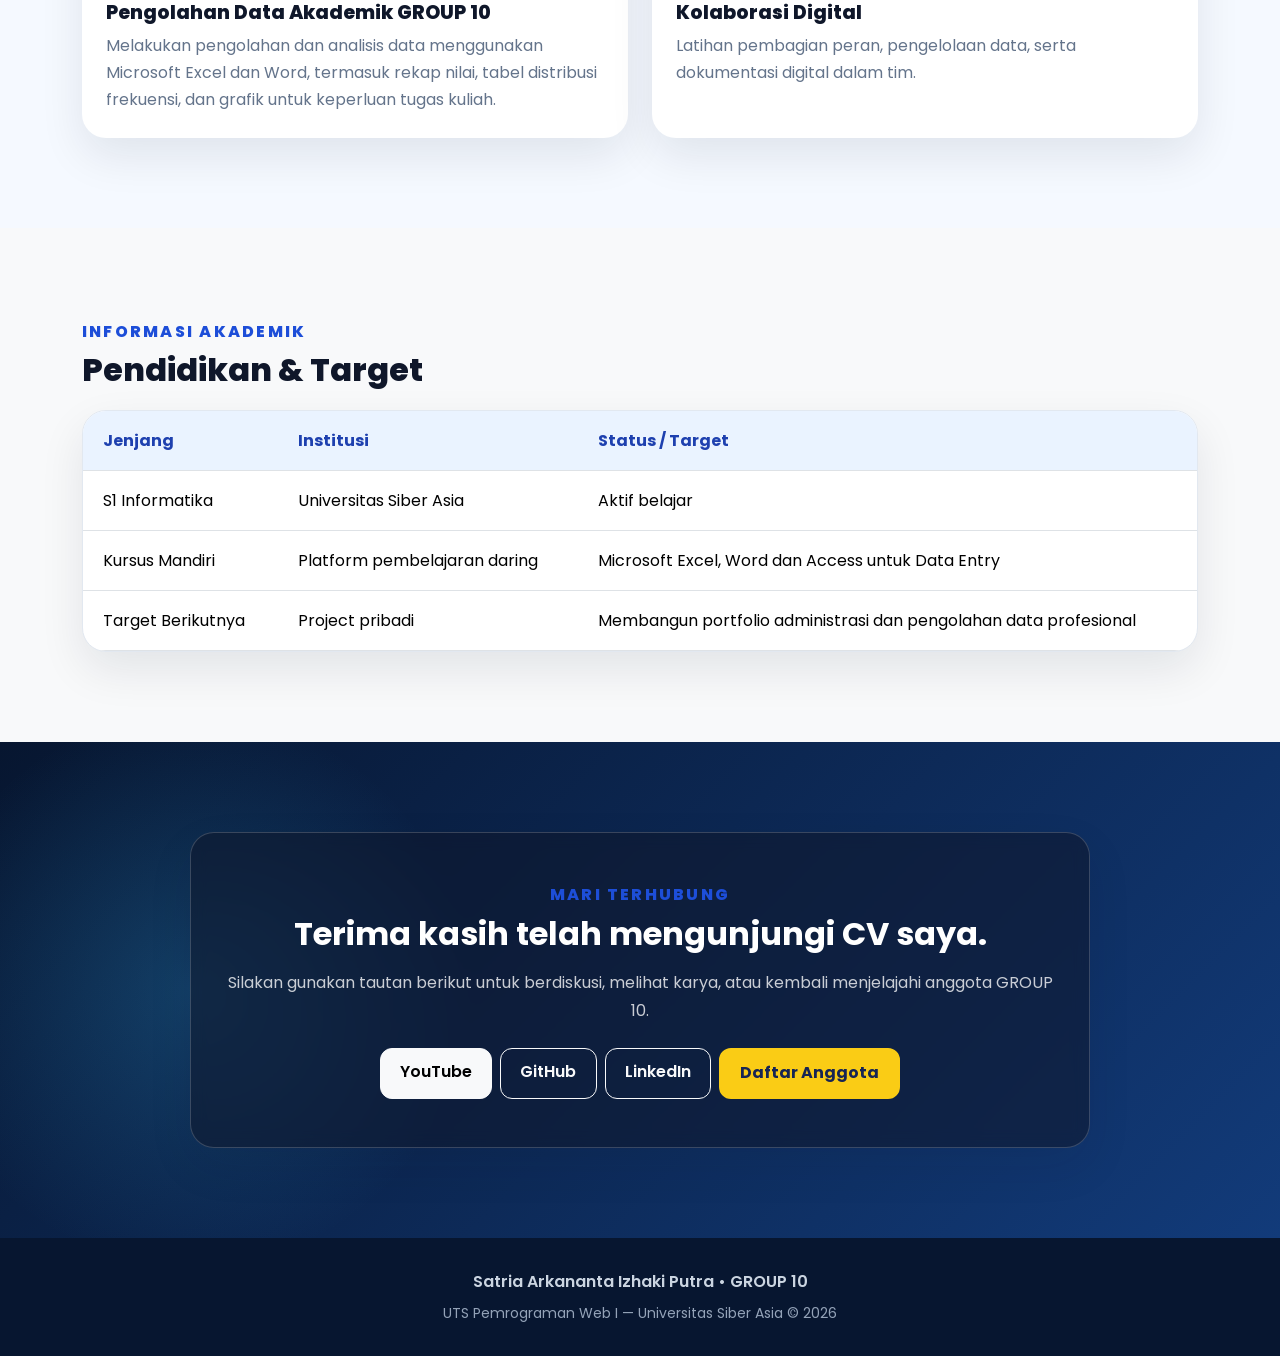
<file: cv-satria_arkananta_izhaki_putra.html>
<!DOCTYPE html>
<html lang="id">

<head>
    <meta charset="UTF-8">
    <meta name="viewport" content="width=device-width, initial-scale=1.0">
    <meta name="description"
        content="Curriculum Vitae Satria Arkananta Izhaki Putra, anggota GROUP 10 Universitas Siber Asia.">
    <title>CV Satria Arkananta Izhaki | GROUP 10</title>
    <link href="https://cdn.jsdelivr.net/npm/bootstrap@5.3.3/dist/css/bootstrap.min.css" rel="stylesheet">
    <link rel="preconnect" href="https://fonts.googleapis.com">
    <link rel="preconnect" href="https://fonts.gstatic.com" crossorigin>
    <link href="https://fonts.googleapis.com/css2?family=Poppins:wght@400;500;600;700;800&display=swap"
        rel="stylesheet">
    <link rel="stylesheet" href="style.css">
</head>

<body data-bs-spy="scroll" data-bs-target="#navbarCV" data-bs-offset="90" tabindex="0">
    <nav id="navbarCV" class="navbar navbar-expand-lg navbar-dark fixed-top glass-nav" aria-label="Navigasi CV">
        <div class="container">
            <a class="navbar-brand d-flex align-items-center gap-2 fw-bold" href="anggota.html">
                <img src="images/logo-unsia.png" class="nav-logo" alt="Logo UNSIA"><span>GROUP 10</span>
            </a>
            <button class="navbar-toggler" type="button" data-bs-toggle="collapse" data-bs-target="#menuCV"
                aria-controls="menuCV" aria-expanded="false" aria-label="Buka navigasi"><span
                    class="navbar-toggler-icon"></span></button>
            <div class="collapse navbar-collapse" id="menuCV">
                <ul class="navbar-nav ms-auto">
                    <li class="nav-item"><a class="nav-link" href="#profil">Profil</a></li>
                    <li class="nav-item"><a class="nav-link" href="#keahlian">Keahlian</a></li>
                    <li class="nav-item"><a class="nav-link" href="#pengalaman">Pengalaman</a></li>
                    <li class="nav-item"><a class="nav-link" href="#portfolio">Portfolio</a></li>
                    <li class="nav-item"><a class="nav-link" href="#kontak">Kontak</a></li>
                </ul>
            </div>
        </div>
    </nav>

    <!-- Bagian identitas -->
    <header id="home" class="cv-hero d-flex align-items-center">
        <div class="container">
            <div class="row align-items-center gy-5">
                <div class="col-lg-7 text-center text-lg-start">
                    <p class="cv-badge">Anggota GROUP 10 • 250401010004</p>
                    <h1 class="display-4 fw-bold text-white mb-3">Halo, saya <span class="text-gradient">Satria
                            Arkananta Izhaki Putra</span></h1>
                    <h2 class="h4 text-light fw-semibold mb-3">Data Entry</h2>
                    <p class="lead text-white-75 mb-4">Mahasiswa teliti yang tertarik menginputkan data dengan akurat
                        dan efisien.</p>
                    <div class="d-flex flex-wrap gap-3 justify-content-center justify-content-lg-start">
                        <a href="#profil" class="btn btn-accent">Jelajahi CV</a>
                        <a href="anggota.html" class="btn btn-outline-light">← Kembali ke Anggota</a>
                    </div>
                </div>
                <div class="col-lg-5 text-center">
                    <div class="profile-card mx-auto">
                        <img src="images/JEFRI NICOL.jpg" class="profile-photo"
                            alt="Foto diri Satria Arkananta Izhaki Putra">
                        <div class="profile-status"><span class="status-dot"></span> Siap Berkolaborasi</div>
                    </div>
                </div>
            </div>
        </div>
    </header>

    <main>
        <!-- Profil diri saya -->
        <section id="profil" class="section-padding bg-light">
            <div class="container">
                <div class="row align-items-center gy-4">
                    <div class="col-lg-5"><img src="images/SATRIA.jpg" class="section-image shadow-soft"
                            alt="Suasana kampus dan kegiatan belajar"></div>
                    <div class="col-lg-7">
                        <p class="section-label">Tentang Saya</p>
                        <h2 class="section-title">Profil Singkat</h2>
                        <p>Nama saya <strong>Satria Arkananta Izhaki Putra</strong>, seorang karyawan swasta PT Sumber Segara Primadaya (S2P) di bagian departemen LK3 dan juga mahasiswa Universitas Siber Asia
                            Semester 2 yang memiliki minat pada <mark>pengolahan data dan analisis data</mark>. Saya
                            menikmati proses belajar dari contoh sederhana, mencoba secara mandiri, lalu memperbaiki
                            hasil berdasarkan masukan dari dosen dan rekan satu tim.</p>
                        <p>Dalam GROUP 10 saya bertugas sebagai <em>Data Entry</em>. Peran ini membantu saya
                            mengembangkan <u>akurasi, efisiensi, dan detail-oriented</u>. Saya percaya kemampuan teknis
                            perlu dilengkapi komunikasi dan kerja sama agar sebuah project dapat selesai dengan baik.
                        </p>
                        <div class="row g-3 mt-2">
                            <div class="col-sm-6">
                                <div class="info-box">
                                    <h3>Program Studi</h3>
                                    <p>Informatika</p>
                                </div>
                            </div>
                            <div class="col-sm-6">
                                <div class="info-box">
                                    <h3>NIM</h3>
                                    <p>250401010004</p>
                                </div>
                            </div>
                        </div>
                    </div>
                </div>
            </div>
        </section>

        <section id="keahlian" class="section-padding">
            <div class="container">
                <div class="text-center section-heading">
                    <p class="section-label">Kompetensi</p>
                    <h2 class="section-title">Keahlian &amp; Perangkat</h2>
                </div>
                <div class="row g-4">
                    <div class="col-lg-6">
                        <div class="content-card h-100">
                            <h3>Keahlian Utama</h3>
                            <ul class="skill-list">
                                <li>Microsoft Excel dan Word</li>
                                <li>Kecepatan Input Data</li>
                                <li>Adaptabilitas</li>
                                <li>Analisis Data</li>
                            </ul>
                        </div>
                    </div>
                    <div class="col-lg-6">
                        <div class="content-card h-100">
                            <h3>Perangkat yang Dipelajari</h3>
                            <ol class="timeline-list">
                                <li>Software seperti Microsoft Excel, Word, dan Access</li>
                                <li>Komputer/Laptop</li>
                                <li>Scanner dan Printer</li>
                            </ol>
                        </div>
                    </div>
                </div>
            </div>
        </section>

        <!-- Tabel riwayat pengalaman saya -->
        <section id="pengalaman" class="section-padding bg-light">
            <div class="container">
                <p class="section-label">Perjalanan</p>
                <h2 class="section-title">Pengalaman &amp; Kegiatan</h2>
                <div class="table-responsive content-card p-0 overflow-hidden">
                    <table class="table table-hover align-middle mb-0">
                        <thead>
                            <tr>
                                <th>Tahun</th>
                                <th>Kegiatan</th>
                                <th>Deskripsi</th>
                            </tr>
                        </thead>
                        <tbody>
                            <tr>
                                <td>2026</td>
                                <td><strong>Mengolah Data Tugas Kuliah GROUP 10</strong></td>
                                <td>Memasukkan dan mengelola data dalam spreadsheet.</td>
                            </tr>
                            <tr>
                                <td>2025</td>
                                <td><strong>Mengelola Data Anggota</strong></td>
                                <td>Membantu ketua organisasi dalam mengelola data anggota dan membuat laporan kegiatan.
                                </td>
                            </tr>
                            <tr>
                                <td>2024</td>
                                <td><strong>Bekerja di PT Sumber Segara Primadaya</strong></td>
                                <td>Mencegah kecelakaan, kebakaran  dan memastikan kepatuhan terhadap protokol keselamatan.</td>
                            </tr>
                        </tbody>
                    </table>
                </div>
            </div>
        </section>

        <section id="portfolio" class="section-padding">
            <div class="container">
                <div class="text-center section-heading">
                    <p class="section-label">Hasil Belajar</p>
                    <h2 class="section-title">Portfolio Pilihan</h2>
                </div>
                <div class="row g-4">
                    <div class="col-md-6">
                        <article class="portfolio-card"><img src="images/PROJECT.png" alt="Ilustrasi project website">
                            <div class="p-4">
                                <h3>Pengolahan Data Akademik GROUP 10</h3>
                                <p>Melakukan pengolahan dan analisis data menggunakan Microsoft Excel dan Word, termasuk
                                    rekap nilai, tabel distribusi frekuensi, dan grafik untuk keperluan tugas kuliah.
                                </p>
                            </div>
                        </article>
                    </div>
                    <div class="col-md-6">
                        <article class="portfolio-card"><img src="images/KOLABORASI.png" alt="Ilustrasi kerja sama tim">
                            <div class="p-4">
                                <h3>Kolaborasi Digital</h3>
                                <p>Latihan pembagian peran, pengelolaan data, serta dokumentasi digital dalam tim.</p>
                            </div>
                        </article>
                    </div>
                </div>
            </div>
        </section>

        <!-- Tabel pendidikan dan target pengembangan diri saya. -->
        <section class="section-padding bg-light" id="pendidikan">
            <div class="container">
                <p class="section-label">Informasi Akademik</p>
                <h2 class="section-title">Pendidikan &amp; Target</h2>
                <div class="table-responsive content-card p-0 overflow-hidden">
                    <table class="table align-middle mb-0">
                        <thead>
                            <tr>
                                <th>Jenjang</th>
                                <th>Institusi</th>
                                <th>Status / Target</th>
                            </tr>
                        </thead>
                        <tbody>
                            <tr>
                                <td>S1 Informatika</td>
                                <td>Universitas Siber Asia</td>
                                <td>Aktif belajar</td>
                            </tr>
                            <tr>
                                <td>Kursus Mandiri</td>
                                <td>Platform pembelajaran daring</td>
                                <td>Microsoft Excel, Word dan Access untuk Data Entry</td>
                            </tr>
                            <tr>
                                <td>Target Berikutnya</td>
                                <td>Project pribadi</td>
                                <td>Membangun portfolio administrasi dan pengolahan data profesional</td>
                            </tr>
                        </tbody>
                    </table>
                </div>
            </div>
        </section>

        <section id="kontak" class="contact-section section-padding text-white text-center">
            <div class="container">
                <div class="contact-card mx-auto">
                    <p class="section-label text-cyan">Mari Terhubung</p>
                    <h2 class="fw-bold mb-3">Terima kasih telah mengunjungi CV saya.</h2>
                    <p class="text-white-75 mb-4">Silakan gunakan tautan berikut untuk berdiskusi, melihat karya, atau
                        kembali menjelajahi anggota GROUP 10.</p>
                    <div class="d-flex flex-wrap justify-content-center gap-2">
                        <a href="https://www.youtube.com/@satriaarkananta6338" class="btn btn-light">YouTube</a>
                        <a href="https://github.com/" target="_blank" rel="noopener noreferrer"
                            class="btn btn-outline-light">GitHub</a>
                        <a href="https://www.linkedin.com/in/satria-arkananta" target="_blank" rel="noopener noreferrer"
                            class="btn btn-outline-light">LinkedIn</a>
                        <a href="anggota.html" class="btn btn-accent">Daftar Anggota</a>
                    </div>
                </div>
            </div>
        </section>
    </main>

    <footer class="site-footer text-center">
        <div class="container">
            <p class="mb-1 fw-semibold">Satria Arkananta Izhaki Putra • GROUP 10</p><small>UTS Pemrograman Web I —
                Universitas Siber Asia &copy; 2026</small>
        </div>
    </footer>
    <button id="backToTop" class="back-to-top" type="button" aria-label="Kembali ke atas">↑</button>
    <script src="https://cdn.jsdelivr.net/npm/bootstrap@5.3.3/dist/js/bootstrap.bundle.min.js"></script>
    <script src="script.js"></script>
</body>

</html>
</file>
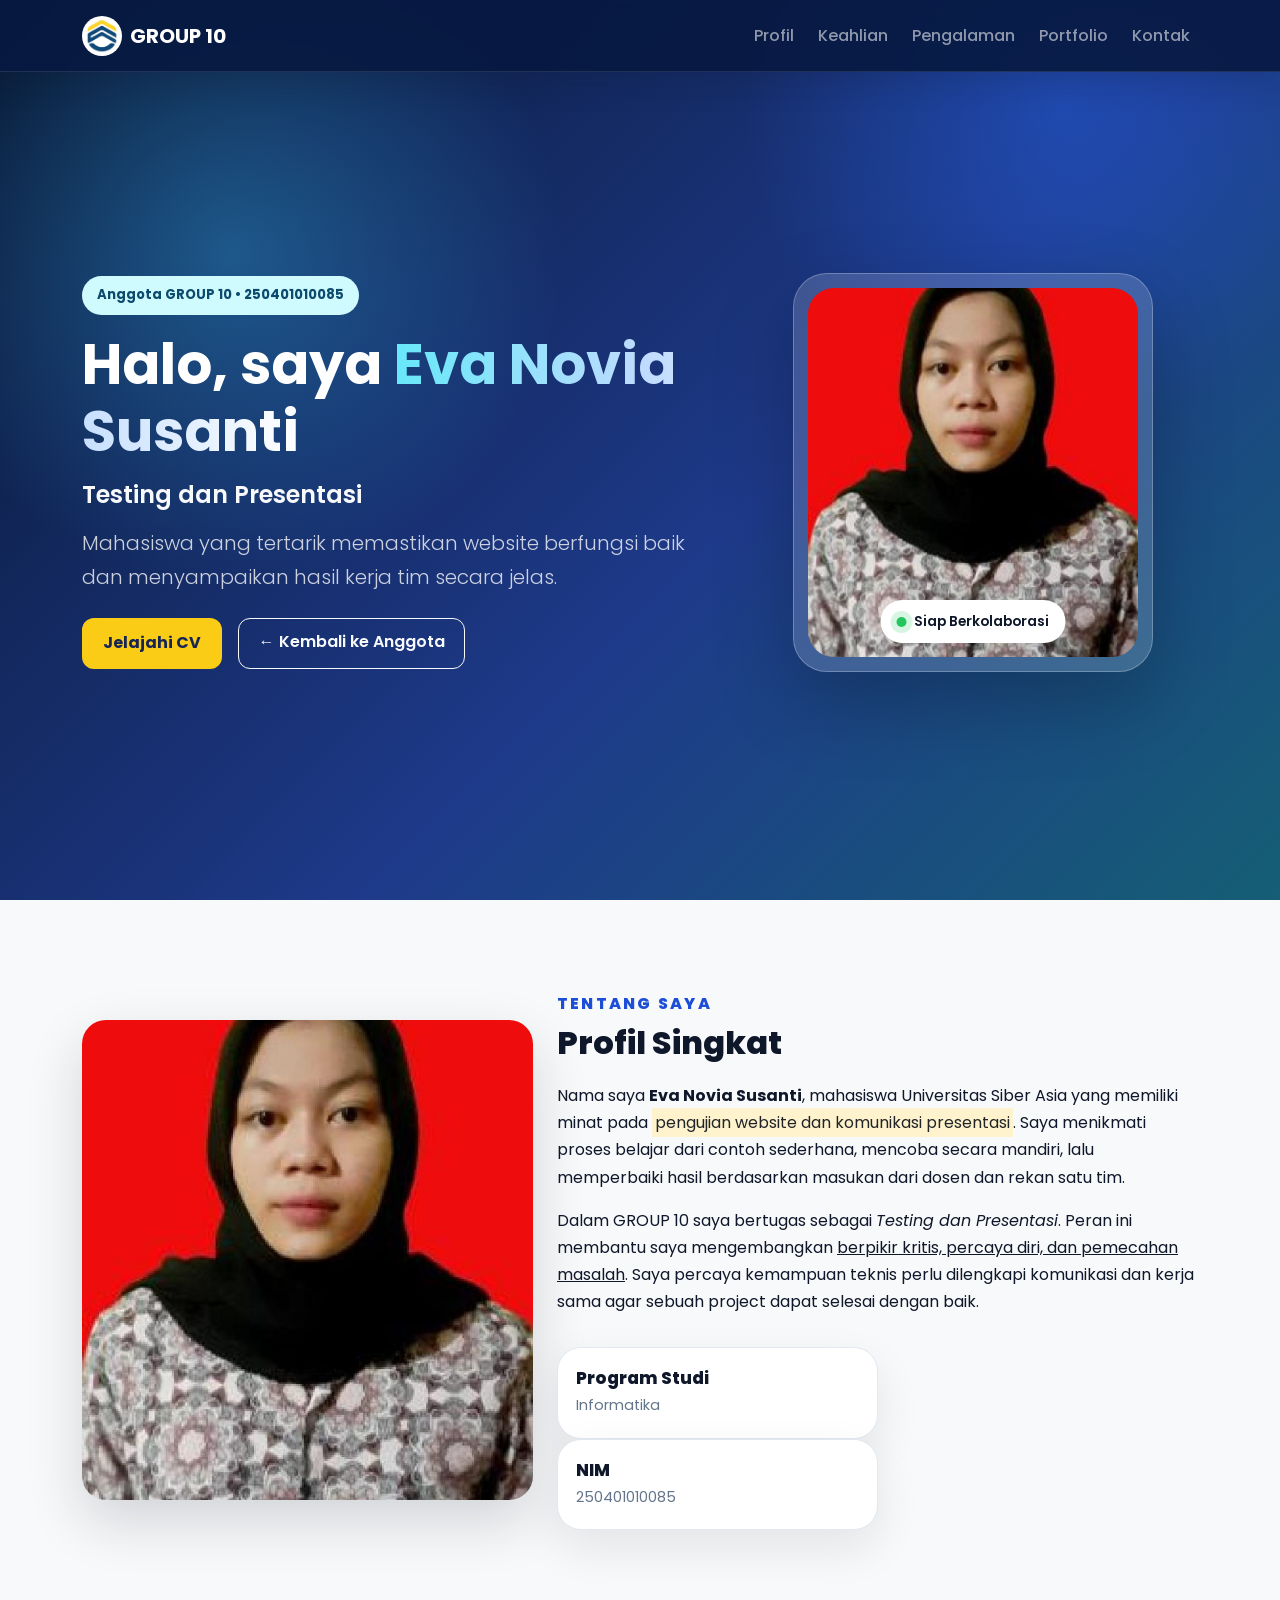
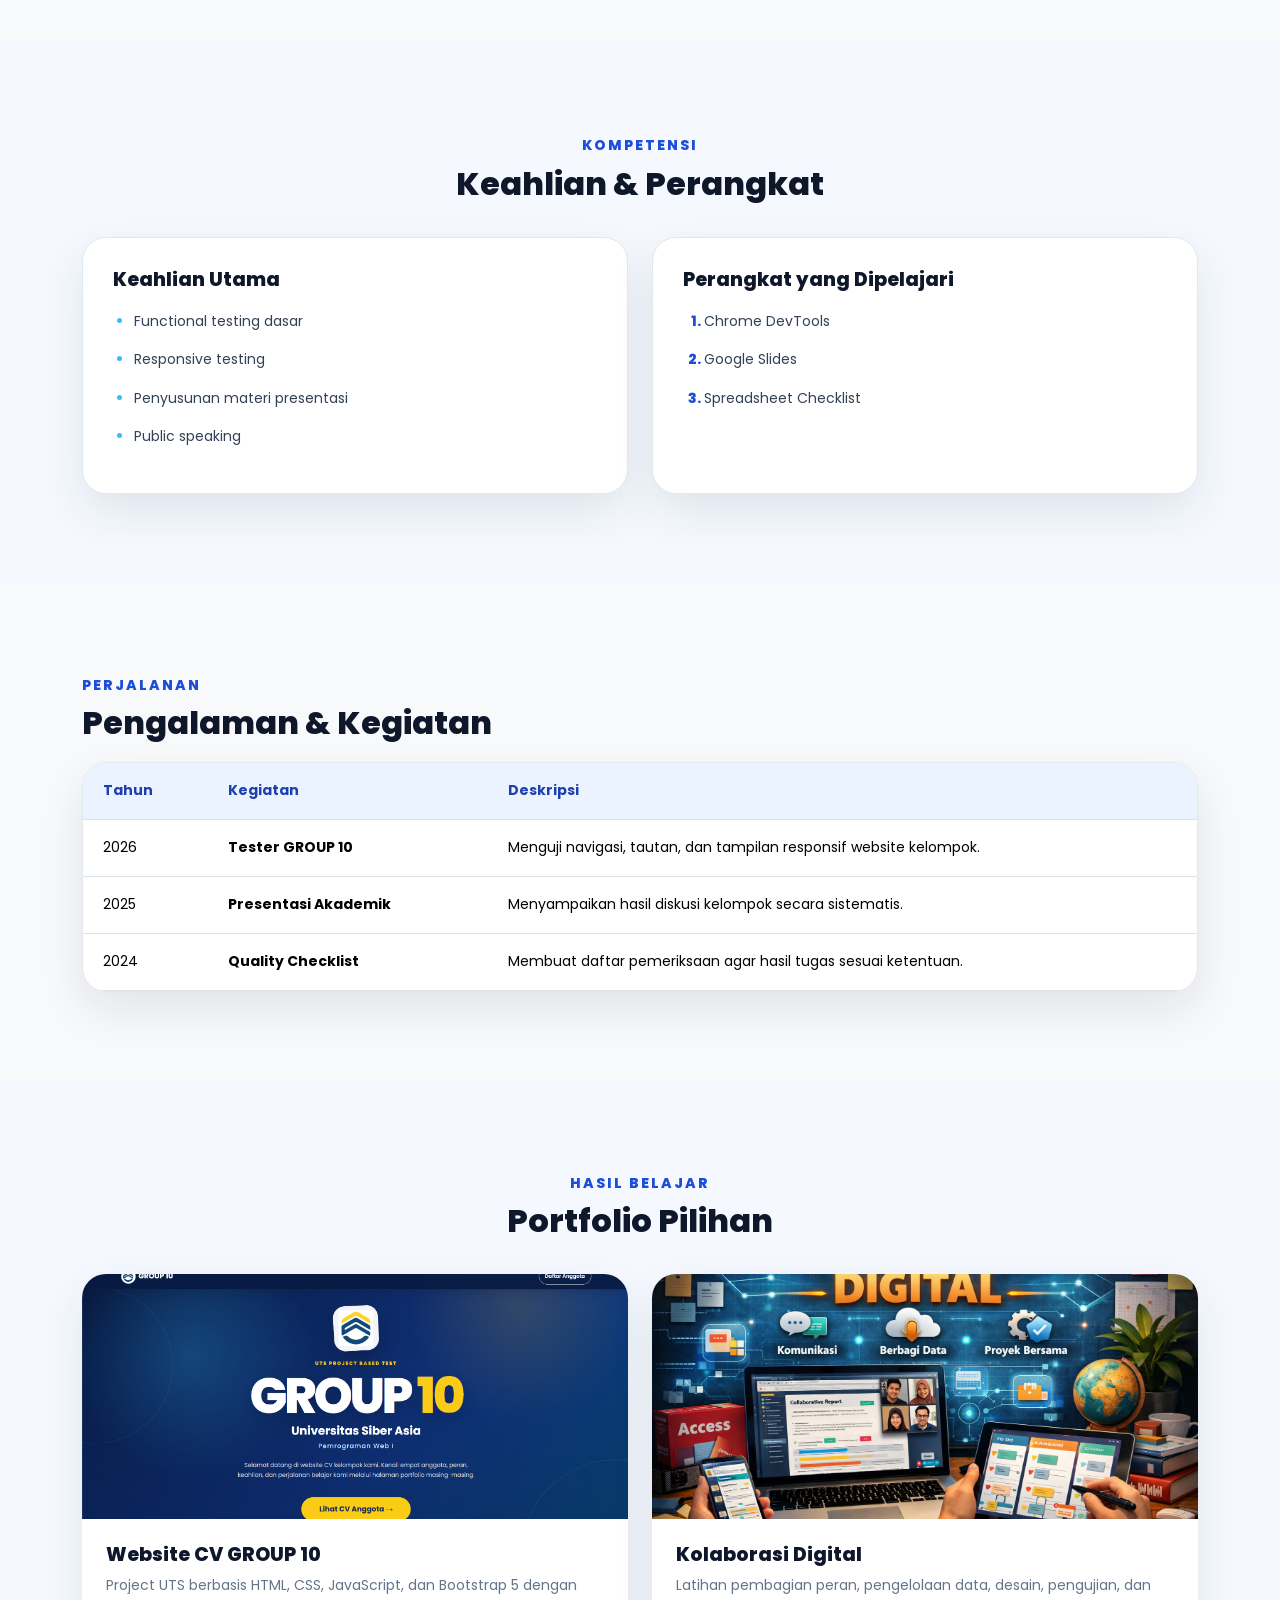
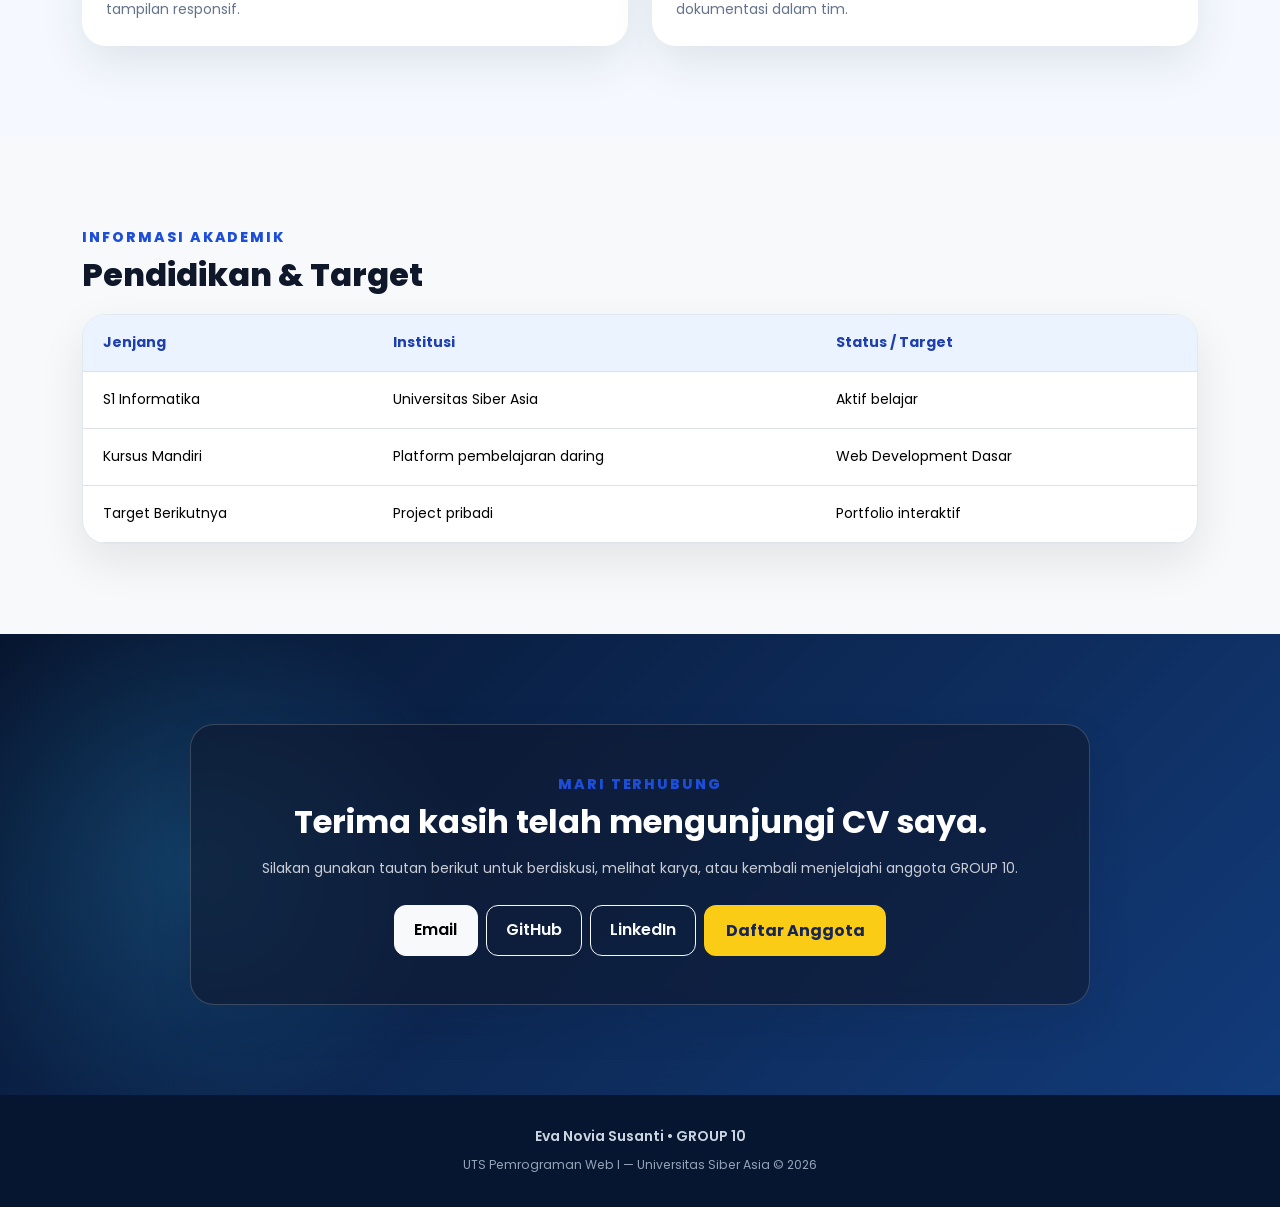
<file: CV_EVA_NOVIA_SUSANTI.html>
<!DOCTYPE html>
<html lang="id">

<head>
    <meta charset="UTF-8">
    <meta name="viewport" content="width=device-width, initial-scale=1.0">
    <meta name="description" content="Curriculum Vitae EVA NOVIA SUSANTI, anggota GROUP 10 Universitas Siber Asia.">
    <title>CV Eva Novia Susanti | GROUP 10</title>
    <link href="https://cdn.jsdelivr.net/npm/bootstrap@5.3.3/dist/css/bootstrap.min.css" rel="stylesheet">
    <link rel="preconnect" href="https://fonts.googleapis.com">
    <link rel="preconnect" href="https://fonts.gstatic.com" crossorigin>
    <link href="https://fonts.googleapis.com/css2?family=Poppins:wght@400;500;600;700;800&display=swap"
        rel="stylesheet">
    <link rel="stylesheet" href="style.css">
</head>

<body data-bs-spy="scroll" data-bs-target="#navbarCV" data-bs-offset="90" tabindex="0">
    <!-- Navbar CV Saya: link berawalan # mengarah ke bagian lain pada halaman yang sama. -->
    <nav id="navbarCV" class="navbar navbar-expand-lg navbar-dark fixed-top glass-nav" aria-label="Navigasi CV">
        <div class="container">
            <a class="navbar-brand d-flex align-items-center gap-2 fw-bold" href="anggota.html">
                <img src="images/logo-unsia.png" class="nav-logo" alt="Logo UNSIA"><span>GROUP 10</span>
            </a>
            <button class="navbar-toggler" type="button" data-bs-toggle="collapse" data-bs-target="#menuCV"
                aria-controls="menuCV" aria-expanded="false" aria-label="Buka navigasi"><span
                    class="navbar-toggler-icon"></span></button>
            <div class="collapse navbar-collapse" id="menuCV">
                <ul class="navbar-nav ms-auto">
                    <li class="nav-item"><a class="nav-link" href="#profil">Profil</a></li>
                    <li class="nav-item"><a class="nav-link" href="#keahlian">Keahlian</a></li>
                    <li class="nav-item"><a class="nav-link" href="#pengalaman">Pengalaman</a></li>
                    <li class="nav-item"><a class="nav-link" href="#portfolio">Portfolio</a></li>
                    <li class="nav-item"><a class="nav-link" href="#kontak">Kontak</a></li>
                </ul>
            </div>
        </div>
    </nav>

    <!-- Bagian identitas anggota -->
    <header id="home" class="cv-hero d-flex align-items-center">
        <div class="container">
            <div class="row align-items-center gy-5">
                <div class="col-lg-7 text-center text-lg-start">
                    <p class="cv-badge">Anggota GROUP 10 • 250401010085</p>
                    <h1 class="display-4 fw-bold text-white mb-3">Halo, saya <span class="text-gradient">Eva Novia
                            Susanti</span></h1>
                    <h2 class="h4 text-light fw-semibold mb-3">Testing dan Presentasi</h2>
                    <p class="lead text-white-75 mb-4">Mahasiswa yang tertarik memastikan website berfungsi baik dan
                        menyampaikan hasil kerja tim secara jelas.</p>
                    <div class="d-flex flex-wrap gap-3 justify-content-center justify-content-lg-start">
                        <a href="#profil" class="btn btn-accent">Jelajahi CV</a>
                        <a href="anggota.html" class="btn btn-outline-light">← Kembali ke Anggota</a>
                    </div>
                </div>
                <div class="col-lg-5 text-center">
                    <div class="profile-card mx-auto">
                        <img src="images/EVA.jpeg" class="profile-photo" alt="Foto diri Nama Anggota 4">
                        <div class="profile-status"><span class="status-dot"></span> Siap Berkolaborasi</div>
                    </div>
                </div>
            </div>
        </div>
    </header>

    <main>
        <!-- Dua paragraf berikut menjelaskan profil diri saya dan tujuan belajar. -->
        <section id="profil" class="section-padding bg-light">
            <div class="container">
                <div class="row align-items-center gy-4">
                    <div class="col-lg-5"><img src="images/EVA.jpeg" class="section-image shadow-soft"
                            alt="Suasana kampus dan kegiatan belajar"></div>
                    <div class="col-lg-7">
                        <p class="section-label">Tentang Saya</p>
                        <h2 class="section-title">Profil Singkat</h2>
                        <p>Nama saya <strong>Eva Novia Susanti</strong>, mahasiswa Universitas Siber Asia yang memiliki
                            minat pada <mark>pengujian website dan komunikasi presentasi</mark>. Saya menikmati proses
                            belajar dari contoh sederhana, mencoba secara mandiri, lalu memperbaiki hasil berdasarkan
                            masukan dari dosen dan rekan satu tim.</p>
                        <p>Dalam GROUP 10 saya bertugas sebagai <em>Testing dan Presentasi</em>. Peran ini membantu saya
                            mengembangkan <u>berpikir kritis, percaya diri, dan pemecahan masalah</u>. Saya percaya
                            kemampuan teknis perlu dilengkapi komunikasi dan kerja sama agar sebuah project dapat
                            selesai dengan baik. <small>
                                <div class="row g-3 mt-2">
                                    <div class="col-sm-6">
                                        <div class="info-box">
                                            <h3>Program Studi</h3>
                                            <p>Informatika</p>
                                        </div>
                                    </div>
                                    <div class="col-sm-6">
                                        <div class="info-box">
                                            <h3>NIM</h3>
                                            <p>250401010085</p>
                                        </div>
                                    </div>
                                </div>
                    </div>
                </div>
            </div>
        </section>

        <section id="keahlian" class="section-padding">
            <div class="container">
                <div class="text-center section-heading">
                    <p class="section-label">Kompetensi</p>
                    <h2 class="section-title">Keahlian &amp; Perangkat</h2>
                </div>
                <div class="row g-4">
                    <div class="col-lg-6">
                        <div class="content-card h-100">
                            <h3>Keahlian Utama</h3>
                            <ul class="skill-list">
                                <li>Functional testing dasar</li>
                                <li>Responsive testing</li>
                                <li>Penyusunan materi presentasi</li>
                                <li>Public speaking</li>
                            </ul>
                        </div>
                    </div>
                    <div class="col-lg-6">
                        <div class="content-card h-100">
                            <h3>Perangkat yang Dipelajari</h3>
                            <ol class="timeline-list">
                                <li>Chrome DevTools</li>
                                <li>Google Slides</li>
                                <li>Spreadsheet Checklist</li>
                            </ol>
                        </div>
                    </div>
                </div>
            </div>
        </section>

        <!-- Tabel pertama riwayat pengalaman saya.-->
        <section id="pengalaman" class="section-padding bg-light">
            <div class="container">
                <p class="section-label">Perjalanan</p>
                <h2 class="section-title">Pengalaman &amp; Kegiatan</h2>
                <div class="table-responsive content-card p-0 overflow-hidden">
                    <table class="table table-hover align-middle mb-0">
                        <thead>
                            <tr>
                                <th>Tahun</th>
                                <th>Kegiatan</th>
                                <th>Deskripsi</th>
                            </tr>
                        </thead>
                        <tbody>
                            <tr>
                                <td>2026</td>
                                <td><strong>Tester GROUP 10</strong></td>
                                <td>Menguji navigasi, tautan, dan tampilan responsif website kelompok.</td>
                            </tr>
                            <tr>
                                <td>2025</td>
                                <td><strong>Presentasi Akademik</strong></td>
                                <td>Menyampaikan hasil diskusi kelompok secara sistematis.</td>
                            </tr>
                            <tr>
                                <td>2024</td>
                                <td><strong>Quality Checklist</strong></td>
                                <td>Membuat daftar pemeriksaan agar hasil tugas sesuai ketentuan.</td>
                            </tr>
                        </tbody>
                    </table>
                </div>
            </div>
        </section>

        <section id="portfolio" class="section-padding">
            <div class="container">
                <div class="text-center section-heading">
                    <p class="section-label">Hasil Belajar</p>
                    <h2 class="section-title">Portfolio Pilihan</h2>
                </div>
                <div class="row g-4">
                    <div class="col-md-6">
                        <article class="portfolio-card"><img src="images/project9.png" alt="Ilustrasi project website">
                            <div class="p-4">
                                <h3>Website CV GROUP 10</h3>
                                <p>Project UTS berbasis HTML, CSS, JavaScript, dan Bootstrap 5 dengan tampilan
                                    responsif.</p>
                            </div>
                        </article>
                    </div>
                    <div class="col-md-6">
                        <article class="portfolio-card"><img src="images/KOLABORASI.png" alt="Ilustrasi kerja sama tim">
                            <div class="p-4">
                                <h3>Kolaborasi Digital</h3>
                                <p>Latihan pembagian peran, pengelolaan data, desain, pengujian, dan dokumentasi dalam
                                    tim.</p>
                            </div>
                        </article>
                    </div>
                </div>
            </div>
        </section>

        <!-- Tabel kedua  pendidikan dan target pengembangan saya  -->
        <section class="section-padding bg-light" id="pendidikan">
            <div class="container">
                <p class="section-label">Informasi Akademik</p>
                <h2 class="section-title">Pendidikan &amp; Target</h2>
                <div class="table-responsive content-card p-0 overflow-hidden">
                    <table class="table align-middle mb-0">
                        <thead>
                            <tr>
                                <th>Jenjang</th>
                                <th>Institusi</th>
                                <th>Status / Target</th>
                            </tr>
                        </thead>
                        <tbody>
                            <tr>
                                <td>S1 Informatika</td>
                                <td>Universitas Siber Asia</td>
                                <td>Aktif belajar</td>
                            </tr>
                            <tr>
                                <td>Kursus Mandiri</td>
                                <td>Platform pembelajaran daring</td>
                                <td>Web Development Dasar</td>
                            </tr>
                            <tr>
                                <td>Target Berikutnya</td>
                                <td>Project pribadi</td>
                                <td>Portfolio interaktif</td>
                            </tr>
                        </tbody>
                    </table>
                </div>
            </div>
        </section>

        <section id="kontak" class="contact-section section-padding text-white text-center">
            <div class="container">
                <div class="contact-card mx-auto">
                    <p class="section-label text-cyan">Mari Terhubung</p>
                    <h2 class="fw-bold mb-3">Terima kasih telah mengunjungi CV saya.</h2>
                    <p class="text-white-75 mb-4">Silakan gunakan tautan berikut untuk berdiskusi, melihat karya, atau
                        kembali menjelajahi anggota GROUP 10.</p>
                    <div class="d-flex flex-wrap justify-content-center gap-2">
                        <a href="mailto:email@example.com" class="btn btn-light">Email</a>
                        <a href="https://github.com/" target="_blank" rel="noopener noreferrer"
                            class="btn btn-outline-light">GitHub</a>
                        <a href="https://www.linkedin.com/" target="_blank" rel="noopener noreferrer"
                            class="btn btn-outline-light">LinkedIn</a>
                        <a href="anggota.html" class="btn btn-accent">Daftar Anggota</a>
                    </div>
                </div>
            </div>
        </section>
    </main>

    <footer class="site-footer text-center">
        <div class="container">
            <p class="mb-1 fw-semibold">Eva Novia Susanti • GROUP 10</p><small>UTS Pemrograman Web I — Universitas Siber
                Asia &copy; 2026</small>
        </div>
    </footer>
    <button id="backToTop" class="back-to-top" type="button" aria-label="Kembali ke atas">↑</button>
    <script src="https://cdn.jsdelivr.net/npm/bootstrap@5.3.3/dist/js/bootstrap.bundle.min.js"></script>
    <script src="script.js"></script>
</body>

</html>
</file>
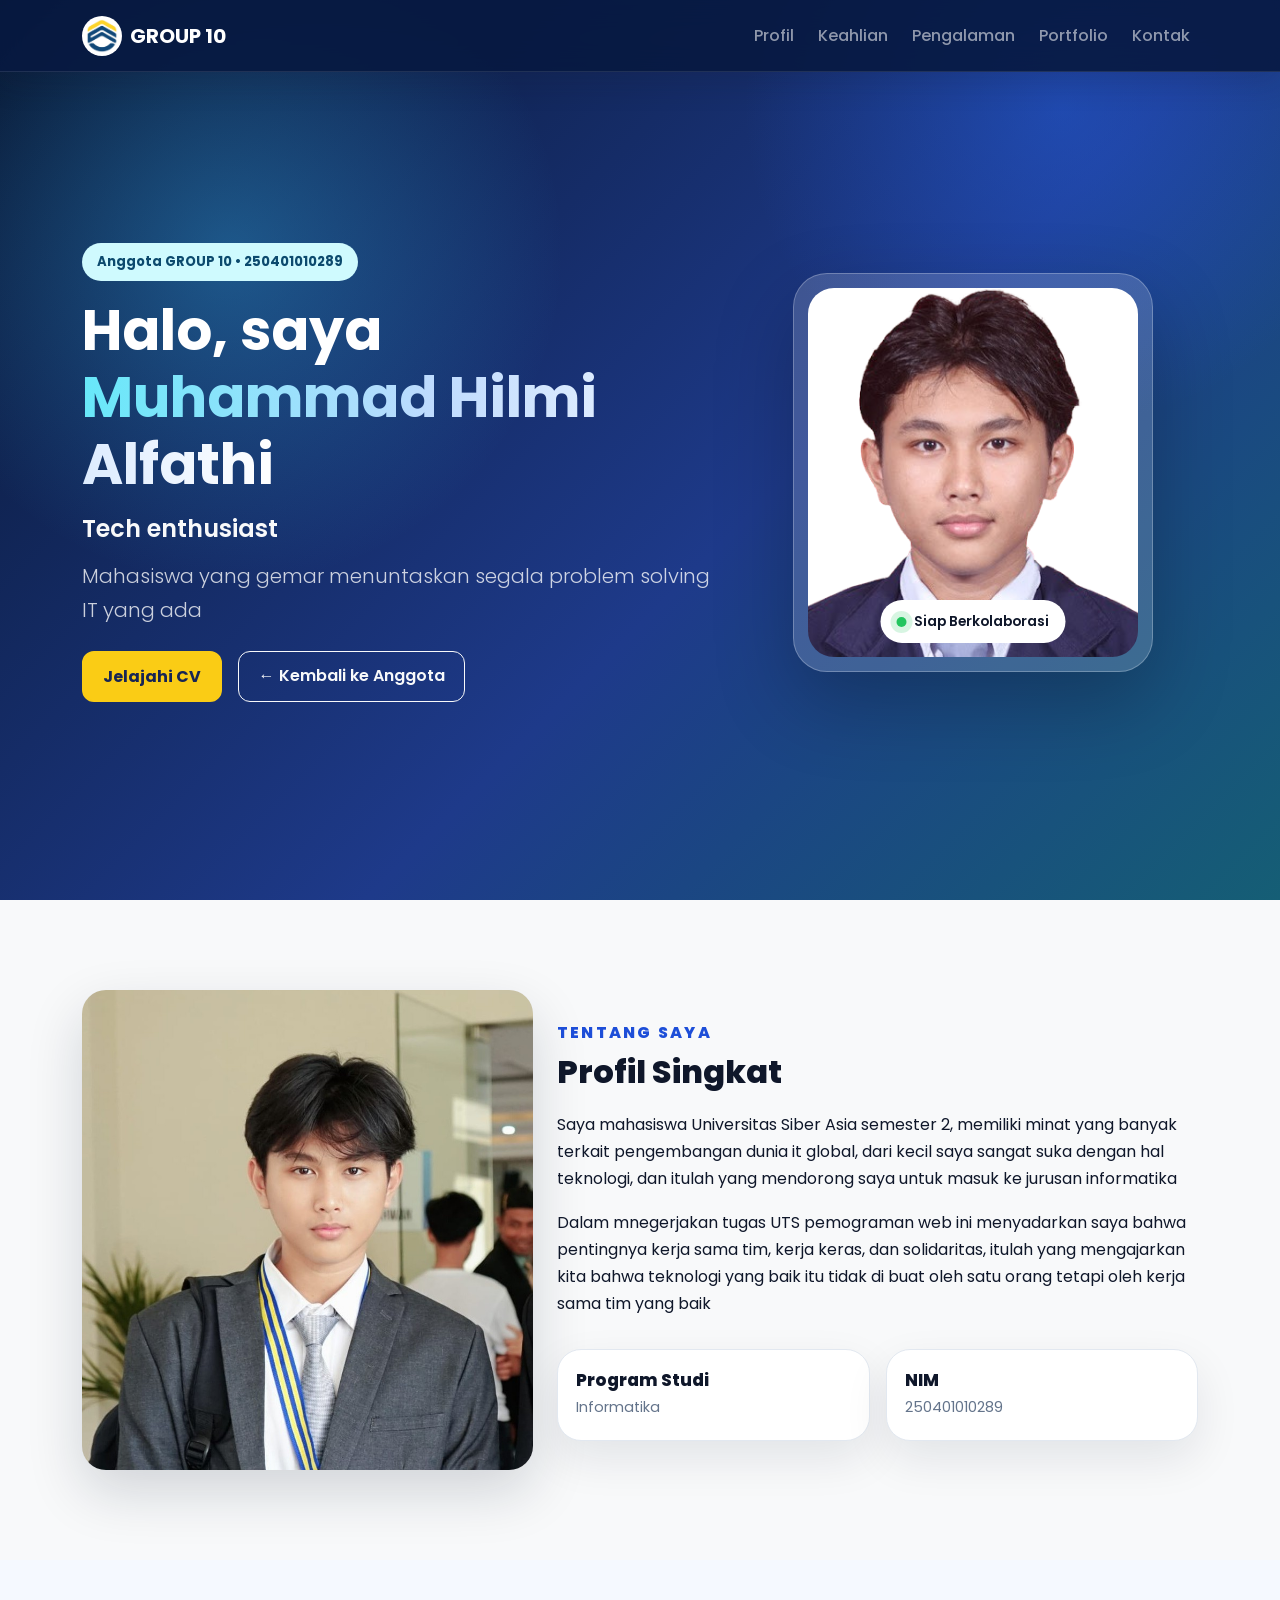
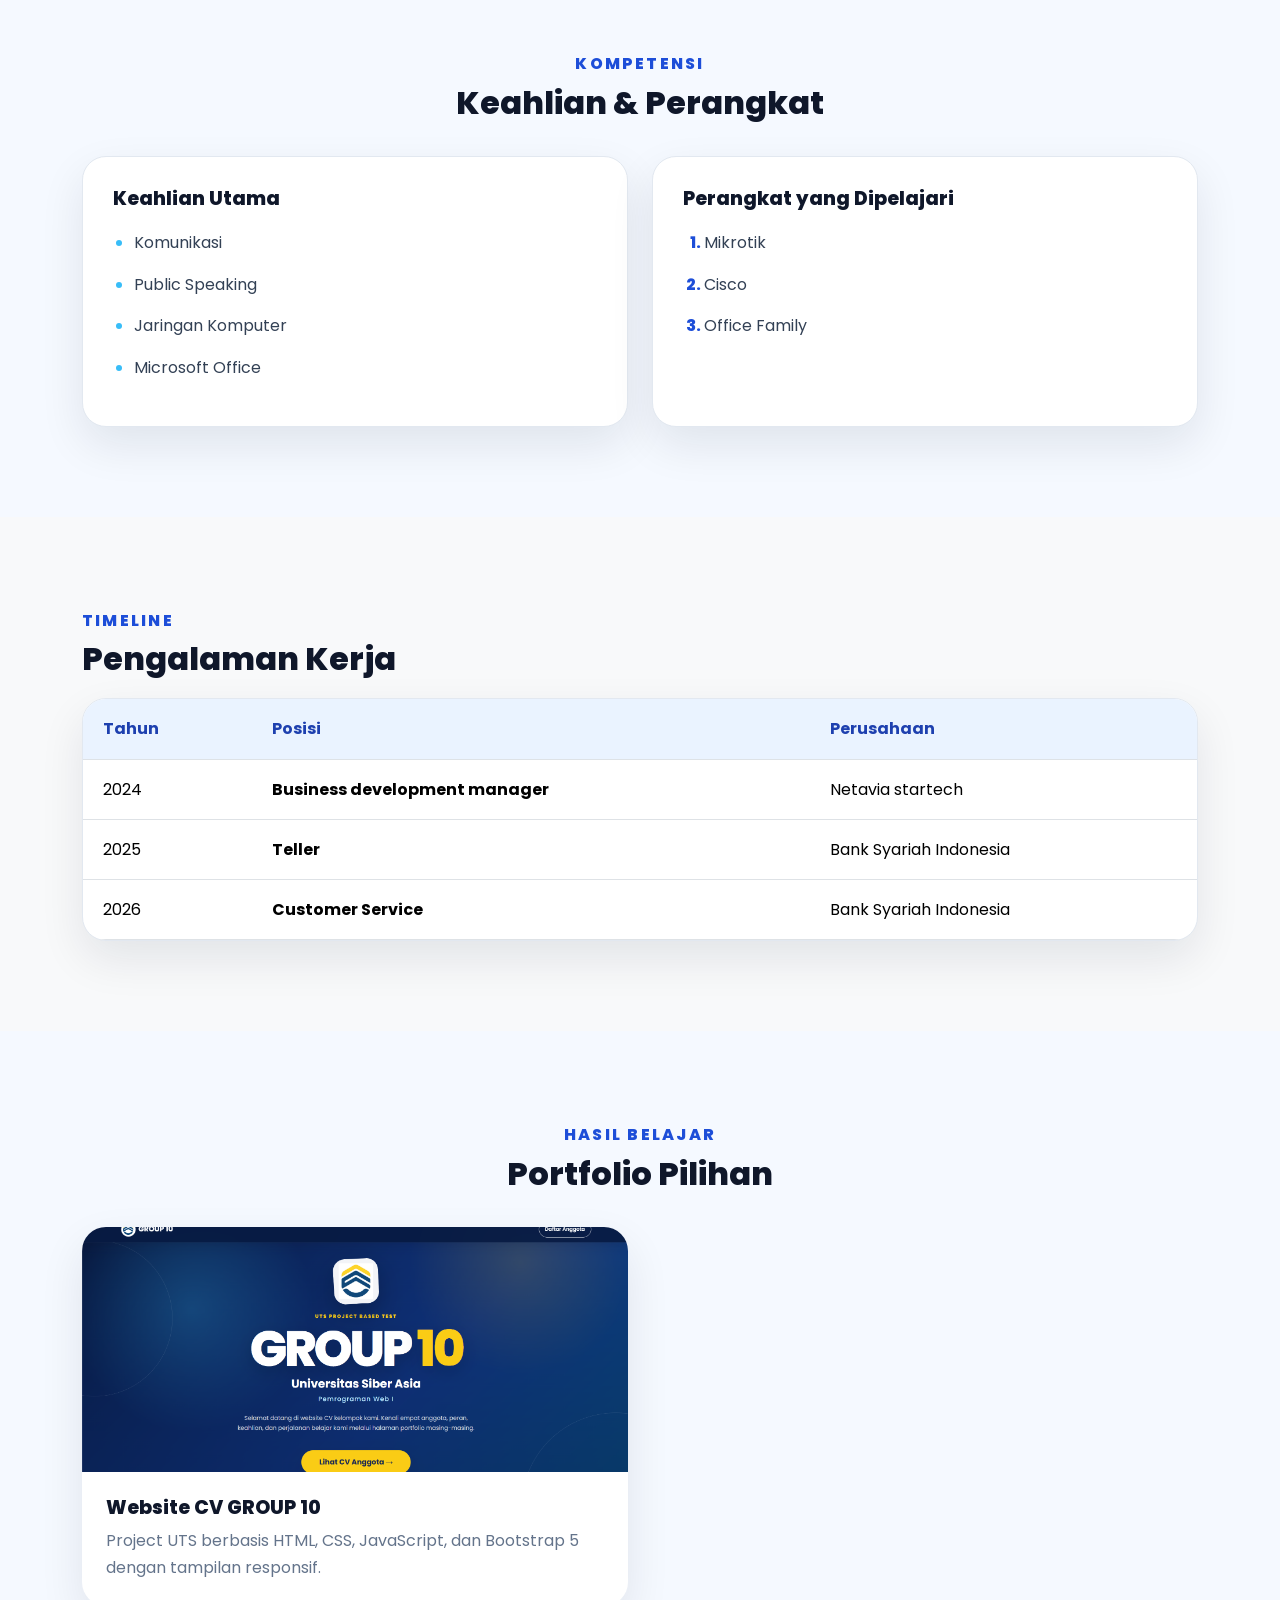
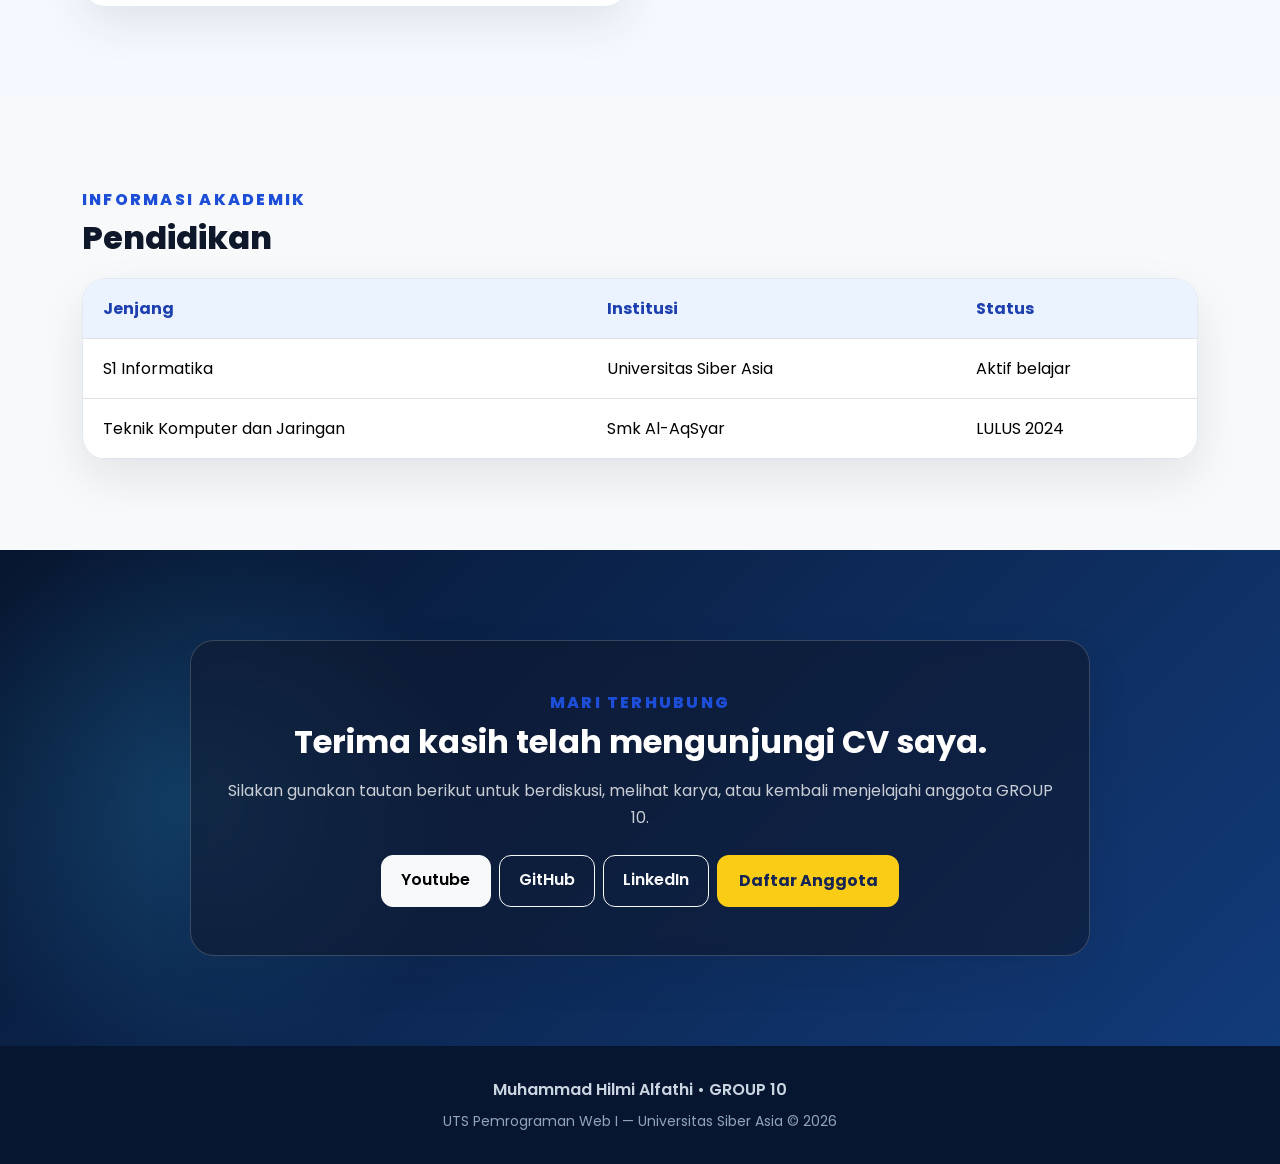
<file: cv_muhammad_hilmi_alfathi.html>
<!DOCTYPE html>
<html lang="id">

<head>
    <meta charset="UTF-8">
    <meta name="viewport" content="width=device-width, initial-scale=1.0">
    <meta name="description" content="Curriculum Vitae Nama Anggota 2, anggota GROUP 10 Universitas Siber Asia.">
    <title>CV Muhammad Hilmi Alfathi | GROUP 10</title>
    <link href="https://cdn.jsdelivr.net/npm/bootstrap@5.3.3/dist/css/bootstrap.min.css" rel="stylesheet">
    <link rel="preconnect" href="https://fonts.googleapis.com">
    <link rel="preconnect" href="https://fonts.gstatic.com" crossorigin>
    <link href="https://fonts.googleapis.com/css2?family=Poppins:wght@400;500;600;700;800&display=swap"
        rel="stylesheet">
    <link rel="stylesheet" href="style.css">
</head>
<!-- Bagian Navbar pada cv -->
<body data-bs-spy="scroll" data-bs-target="#navbarCV" data-bs-offset="90" tabindex="0">
    <nav id="navbarCV" class="navbar navbar-expand-lg navbar-dark fixed-top glass-nav" aria-label="Navigasi CV">
        <div class="container">
            <a class="navbar-brand d-flex align-items-center gap-2 fw-bold" href="anggota.html">
                <img src="images/logo-unsia.png" class="nav-logo" alt="Logo UNSIA"><span>GROUP 10</span>
            </a>
            <button class="navbar-toggler" type="button" data-bs-toggle="collapse" data-bs-target="#menuCV"
                aria-controls="menuCV" aria-expanded="false" aria-label="Buka navigasi"><span
                    class="navbar-toggler-icon"></span></button>
            <div class="collapse navbar-collapse" id="menuCV">
                <ul class="navbar-nav ms-auto">
                    <li class="nav-item"><a class="nav-link" href="#profil">Profil</a></li>
                    <li class="nav-item"><a class="nav-link" href="#keahlian">Keahlian</a></li>
                    <li class="nav-item"><a class="nav-link" href="#pengalaman">Pengalaman</a></li>
                    <li class="nav-item"><a class="nav-link" href="#portfolio">Portfolio</a></li>
                    <li class="nav-item"><a class="nav-link" href="#kontak">Kontak</a></li>
                </ul>
            </div>
        </div>
    </nav>
<!-- Bagian insight data diri utama -->
    <header id="home" class="cv-hero d-flex align-items-center">
        <div class="container">
            <div class="row align-items-center gy-5">
                <div class="col-lg-7 text-center text-lg-start">
                    <p class="cv-badge">Anggota GROUP 10 • 250401010289</p>
                    <h1 class="display-4 fw-bold text-white mb-3">Halo, saya <span class="text-gradient">Muhammad Hilmi
                            Alfathi</span></h1>
                    <h2 class="h4 text-light fw-semibold mb-3">Tech enthusiast</h2>
                    <p class="lead text-white-75 mb-4">Mahasiswa yang gemar menuntaskan segala problem solving IT yang
                        ada</p>
                    <div class="d-flex flex-wrap gap-3 justify-content-center justify-content-lg-start">
                        <a href="#profil" class="btn btn-accent">Jelajahi CV</a>
                        <a href="anggota.html" class="btn btn-outline-light">← Kembali ke Anggota</a>
                    </div>
                </div>
                <div class="col-lg-5 text-center">
                    <div class="profile-card mx-auto">
                        <img src="images/hilmi.png" class="profile-photo" alt="Foto diri Nama Anggota 2">
                        <div class="profile-status"><span class="status-dot"></span> Siap Berkolaborasi</div>
                    </div>
                </div>
            </div>
        </div>
    </header>
<!--  Bagian menjelaskan tantang data diri pribadi-->
    <main>
        <section id="profil" class="section-padding bg-light">
            <div class="container">
                <div class="row align-items-center gy-4">
                    <div class="col-lg-5"><img src="images/hilmi-cv.jpeg" class="section-image shadow-soft"
                            alt="Suasana kampus dan kegiatan belajar"></div>
                    <div class="col-lg-7">
                        <p class="section-label">Tentang Saya</p>
                        <h2 class="section-title">Profil Singkat</h2>
                        <p>Saya mahasiswa Universitas Siber Asia semester 2, memiliki minat yang banyak terkait
                            pengembangan dunia it global, dari kecil saya sangat suka dengan hal teknologi, dan itulah
                            yang mendorong saya untuk masuk ke jurusan informatika</p>
                        <p>Dalam mnegerjakan tugas UTS pemograman web ini menyadarkan saya bahwa pentingnya kerja sama
                            tim, kerja keras, dan solidaritas, itulah yang mengajarkan kita bahwa teknologi yang baik
                            itu tidak di buat oleh satu orang tetapi oleh kerja sama tim yang baik</p>
                        <div class="row g-3 mt-2">
                            <div class="col-sm-6">
                                <div class="info-box">
                                    <h3>Program Studi</h3>
                                    <p>Informatika</p>
                                </div>
                            </div>
                            <div class="col-sm-6">
                                <div class="info-box">
                                    <h3>NIM</h3>
                                    <p>250401010289</p>
                                </div>
                            </div>
                        </div>
                    </div>
                </div>
            </div>
        </section>
<!-- bagian menambahkan kemampuan diri -->
        <section id="keahlian" class="section-padding">
            <div class="container">
                <div class="text-center section-heading">
                    <p class="section-label">Kompetensi</p>
                    <h2 class="section-title">Keahlian &amp; Perangkat</h2>
                </div>
                <div class="row g-4">
                    <div class="col-lg-6">
                        <div class="content-card h-100">
                            <h3>Keahlian Utama</h3>
                            <ul class="skill-list">
                                <li>Komunikasi</li>
                                <li>Public Speaking</li>
                                <li>Jaringan Komputer</li>
                                <li>Microsoft Office</li>
                            </ul>
                        </div>
                    </div>
                    <div class="col-lg-6">
                        <div class="content-card h-100">
                            <h3>Perangkat yang Dipelajari</h3>
                            <ol class="timeline-list">
                                <li>Mikrotik</li>
                                <li>Cisco</li>
                                <li>Office Family</li>
                            </ol>
                        </div>
                    </div>
                </div>
            </div>
        </section>
<!-- bagian untuk menampilkna pengalaman kerja pribadi -->
        <section id="pengalaman" class="section-padding bg-light">
            <div class="container">
                <p class="section-label">Timeline</p>
                <h2 class="section-title">Pengalaman Kerja</h2>
                <div class="table-responsive content-card p-0 overflow-hidden">
                    <table class="table table-hover align-middle mb-0">
                        <thead>
                            <tr>
                                <th>Tahun</th>
                                <th>Posisi</th>
                                <th>Perusahaan</th>
                            </tr>
                        </thead>
                        <tbody>
                            <tr>
                                <td>2024</td>
                                <td><strong>Business development manager</strong></td>
                                <td>Netavia startech</td>
                            </tr>
                            <tr>
                                <td>2025</td>
                                <td><strong>Teller</strong></td>
                                <td>Bank Syariah Indonesia</td>
                            </tr>
                            <tr>
                                <td>2026</td>
                                <td><strong>Customer Service</strong></td>
                                <td>Bank Syariah Indonesia</td>
                            </tr>
                        </tbody>
                    </table>
                </div>
            </div>
        </section>
<!-- menampilkan hasil project yang pernah dibuat -->
        <section id="portfolio" class="section-padding">
            <div class="container">
                <div class="text-center section-heading">
                    <p class="section-label">Hasil Belajar</p>
                    <h2 class="section-title">Portfolio Pilihan</h2>
                </div>
                <div class="row g-4">
                    <div class="col-md-6"><article class="portfolio-card"><img src="images/project9.png" alt="Ilustrasi project website"><div class="p-4"><h3>Website CV GROUP 10</h3><p>Project UTS berbasis HTML, CSS, JavaScript, dan Bootstrap 5 dengan tampilan responsif.</p></div></article></div>
                </div>
            </div>
        </section>
<!-- section ini berisi tentang riwayat pendidikan -->
        <section class="section-padding bg-light" id="pendidikan">
            <div class="container">
                <p class="section-label">Informasi Akademik</p>
                <h2 class="section-title">Pendidikan</h2>
                <div class="table-responsive content-card p-0 overflow-hidden">
                    <table class="table align-middle mb-0">
                        <thead>
                            <tr>
                                <th>Jenjang</th>
                                <th>Institusi</th>
                                <th>Status</th>
                            </tr>
                        </thead>
                        <tbody>
                            <tr>
                                <td>S1 Informatika</td>
                                <td>Universitas Siber Asia</td>
                                <td>Aktif belajar</td>
                            </tr>
                            <tr>
                                <td>Teknik Komputer dan Jaringan</td>
                                <td>Smk Al-AqSyar </td>
                                <td>LULUS 2024</td>
                            </tr>
                        </tbody>
                    </table>
                </div>
            </div>
        </section>
<!-- kontak pribadi -->
        <section id="kontak" class="contact-section section-padding text-white text-center">
            <div class="container">
                <div class="contact-card mx-auto">
                    <p class="section-label text-cyan">Mari Terhubung</p>
                    <h2 class="fw-bold mb-3">Terima kasih telah mengunjungi CV saya.</h2>
                    <p class="text-white-75 mb-4">Silakan gunakan tautan berikut untuk berdiskusi, melihat karya, atau
                        kembali menjelajahi anggota GROUP 10.</p>
                    <div class="d-flex flex-wrap justify-content-center gap-2">
                        <a href="https://www.youtube.com/@MuhammadHilmiAlfathi" class="btn btn-light">Youtube</a>
                        <a href="https://github.com/Hilmi-DevPemula" target="_blank" rel="noopener noreferrer"
                            class="btn btn-outline-light">GitHub</a>
                        <a href="https://www.linkedin.com/in/hilmialfathi" target="_blank" rel="noopener noreferrer"
                            class="btn btn-outline-light">LinkedIn</a>
                        <a href="anggota.html" class="btn btn-accent">Daftar Anggota</a>
                    </div>
                </div>
            </div>
        </section>
    </main>
<!-- footer -->
    <footer class="site-footer text-center">
        <div class="container">
            <p class="mb-1 fw-semibold">Muhammad Hilmi Alfathi • GROUP 10</p><small>UTS Pemrograman Web I — Universitas Siber
                Asia &copy; 2026</small>
        </div>
    </footer>
    <button id="backToTop" class="back-to-top" type="button" aria-label="Kembali ke atas">↑</button>
    <!-- untuk menglink dengan script bootstrap -->
    <script src="https://cdn.jsdelivr.net/npm/bootstrap@5.3.3/dist/js/bootstrap.bundle.min.js"></script>
    <script src="script.js"></script>
</body>

</html>
</file>
<file: style.css>
:root {
    --primary: #1d4ed8;
    --primary-dark: #0b1f4d;
    --secondary: #38bdf8;
    --accent: #facc15;
    --accent-dark: #a16207;
    --dark: #0f172a;
    --muted: #64748b;
    --light: #f5f9ff;
    --card: #ffffff;
    --radius: 24px;
}

html {
    scroll-behavior: smooth;
}

body {
    margin: 0;
    font-family: 'Poppins', sans-serif;
    color: var(--dark);
    background: var(--light);
    line-height: 1.7;
}

img {
    max-width: 100%;
}

a {
    text-underline-offset: 3px;
}

/*css untuk navbar */
.glass-nav {
    min-height: 72px;
    background: rgba(7, 25, 65, 0.9);
    border-bottom: 1px solid rgba(255, 255, 255, 0.1);
    backdrop-filter: blur(14px);
    box-shadow: 0 10px 30px rgba(15, 23, 42, 0.18);
}

.nav-logo {
    width: 40px;
    height: 40px;
    object-fit: contain;
    background: #fff;
    border-radius: 50%;
    padding: 3px;
}

.navbar .nav-link {
    margin-left: .5rem;
    font-weight: 500;
}

.navbar .nav-link.active,
.navbar .nav-link:hover {
    color: #67e8f9 !important;
}

.text-cyan {
    color: #67e8f9;
}

.text-white-75 {
    color: rgba(255, 255, 255, .78);
}

.text-gradient {
    color: transparent;
    background: linear-gradient(90deg, #67e8f9, #bfdbfe, #fff);
    -webkit-background-clip: text;
    background-clip: text;
}

.shadow-soft {
    box-shadow: 0 22px 55px rgba(15, 23, 42, .16);
}

.btn {
    border-radius: 12px;
    font-weight: 600;
    padding: .72rem 1.2rem;
}

.btn-primary {
    background: var(--primary);
    border-color: var(--primary);
}

.btn-accent {
    color: #172554;
    background: var(--accent);
    border: 2px solid var(--accent);
    font-weight: 700;
}

.btn-accent:hover {
    color: #fff;
    background: var(--accent-dark);
    border-color: var(--accent-dark);
    transform: translateY(-2px);
}

/*css untuk halaman pembuka / landing page */
.landing-page {
    min-height: 100vh;
    background: var(--primary-dark);
}

.group-hero {
    position: relative;
    isolation: isolate;
    min-height: calc(100vh - 58px);
    overflow: hidden;
    padding: 120px 0 80px;
    color: #fff;
    background:
        linear-gradient(rgba(8, 28, 72, .2), rgba(8, 28, 72, .55)),
        radial-gradient(circle at 20% 30%, rgba(56, 189, 248, .34), transparent 25%),
        radial-gradient(circle at 80% 15%, rgba(250, 204, 21, .2), transparent 22%),
        linear-gradient(135deg, #061638 0%, #123b8f 58%, #075985 100%);
}

.hero-decoration {
    position: absolute;
    z-index: -1;
    border: 1px solid rgba(255, 255, 255, .14);
    border-radius: 50%;
}

.hero-decoration-one {
    width: 430px;
    height: 430px;
    top: 8%;
    left: -180px;
}

.hero-decoration-two {
    width: 520px;
    height: 520px;
    right: -220px;
    bottom: -200px;
}

.landing-logo-wrap {
    display: grid;
    place-items: center;
    width: 124px;
    height: 124px;
    border: 1px solid rgba(255, 255, 255, .35);
    border-radius: 32px;
    background: rgba(255, 255, 255, .95);
    box-shadow: 0 25px 65px rgba(0, 0, 0, .24);
    transform: rotate(-3deg);
}

.landing-logo {
    width: 98px;
    height: 98px;
    object-fit: contain;
    transform: rotate(3deg);
}

.eyebrow {
    color: var(--accent);
    font-size: .82rem;
    font-weight: 800;
    letter-spacing: .2em;
    text-transform: uppercase;
}

.group-title {
    font-size: clamp(4rem, 11vw, 8.5rem);
    font-weight: 800;
    letter-spacing: -.06em;
    line-height: .9;
    text-shadow: 0 15px 45px rgba(0, 0, 0, .18);
}

.group-title span {
    color: var(--accent);
}

.campus-title {
    font-size: clamp(1.4rem, 3vw, 2rem);
    font-weight: 700;
}

.course-title {
    color: #bae6fd;
    font-size: 1.1rem;
    font-weight: 500;
    letter-spacing: .08em;
}

.hero-intro {
    max-width: 690px;
    color: rgba(255, 255, 255, .78);
}

.landing-meta {
    display: flex;
    justify-content: center;
    align-items: center;
    gap: 14px;
    color: #dbeafe;
    font-size: .85rem;
    font-weight: 600;
    letter-spacing: .05em;
    text-transform: uppercase;
}

.meta-dot {
    width: 5px;
    height: 5px;
    border-radius: 50%;
    background: var(--accent);
}

.landing-footer {
    padding: 18px;
    color: rgba(255, 255, 255, .66);
    background: #061638;
}

/*css untuk halaman daftar anggota */
.member-header {
    padding: 150px 0 92px;
    background: radial-gradient(circle at 50% 0, rgba(56, 189, 248, .35), transparent 32%), linear-gradient(135deg, #071a42, #164b9d);
}

.member-lead {
    max-width: 720px;
}

.member-section {
    margin-top: -46px;
    position: relative;
}

.member-card {
    position: relative;
    overflow: hidden;
    border: 1px solid #dbeafe;
    border-radius: var(--radius);
    background: var(--card);
    box-shadow: 0 18px 45px rgba(15, 23, 42, .1);
    transition: transform .28s ease, box-shadow .28s ease, border-color .28s ease;
}

.member-card:hover,
.member-card:focus {
    transform: translateY(-10px);
    border-color: #93c5fd;
    box-shadow: 0 28px 62px rgba(30, 64, 175, .18);
    outline: none;
}

.member-card.card-clicked {
    animation: cardPulse .35s ease;
}

@keyframes cardPulse {
    50% {
        transform: translateY(-6px) scale(.97);
    }
}

.member-number {
    position: absolute;
    z-index: 2;
    top: 14px;
    right: 14px;
    padding: 6px 12px;
    color: #172554;
    background: var(--accent);
    border-radius: 999px;
    font-size: .8rem;
    font-weight: 800;
}

.member-photo {
    width: 100%;
    height: 285px;
    object-fit: cover;
    background: #dbeafe;
}

.member-card-body {
    display: flex;
    min-height: 245px;
    flex-direction: column;
    padding: 24px;
}

.member-card h2 {
    min-height: 58px;
    margin-bottom: 4px;
    font-size: 1.28rem;
    font-weight: 800;
}

.member-nim {
    margin-bottom: 10px;
    color: var(--muted);
    font-size: .84rem;
}

.member-role {
    min-height: 52px;
    margin-bottom: 20px;
    color: #1e3a8a;
    font-weight: 600;
}

.member-card .btn {
    margin-top: auto;
}

.team-note {
    padding: 34px;
    border: 1px solid #dbeafe;
    border-radius: var(--radius);
    background: #fff;
    box-shadow: 0 14px 38px rgba(15, 23, 42, .07);
}

/*css untuk bagian halaman cv */

.cv-hero {
    min-height: 100vh;
    padding: 125px 0 80px;
    background: radial-gradient(circle at 18% 28%, rgba(56, 189, 248, .34), transparent 27%), radial-gradient(circle at 83% 12%, rgba(37, 99, 235, .42), transparent 24%), linear-gradient(135deg, #071630, #1e3a8a 58%, #155e75);
}

.cv-badge {
    display: inline-block;
    padding: 8px 15px;
    color: #0c4a6e;
    background: #cffafe;
    border-radius: 999px;
    font-size: .82rem;
    font-weight: 700;
}

.profile-card {
    position: relative;
    width: min(360px, 88vw);
    padding: 14px;
    border: 1px solid rgba(255, 255, 255, .25);
    border-radius: 34px;
    background: rgba(255, 255, 255, .16);
    box-shadow: 0 30px 80px rgba(0, 0, 0, .24);
}

.profile-photo {
    width: 100%;
    aspect-ratio: 1 / 1.12;
    object-fit: cover;
    border-radius: 26px;
    background: #dbeafe;
}

.profile-status {
    position: absolute;
    left: 50%;
    bottom: 28px;
    display: flex;
    align-items: center;
    gap: 8px;
    padding: 10px 16px;
    color: var(--dark);
    background: #fff;
    border-radius: 999px;
    font-size: .86rem;
    font-weight: 600;
    white-space: nowrap;
    transform: translateX(-50%);
}

.status-dot {
    width: 10px;
    height: 10px;
    border-radius: 50%;
    background: #22c55e;
    box-shadow: 0 0 0 6px rgba(34, 197, 94, .18);
}

.section-padding {
    padding: 90px 0;
}

.section-heading {
    max-width: 680px;
    margin: 0 auto 34px;
}

.section-label {
    margin-bottom: .4rem;
    color: var(--primary);
    font-weight: 800;
    letter-spacing: .14em;
    text-transform: uppercase;
}

.section-title {
    margin-bottom: 1.25rem;
    font-weight: 800;
}

.section-image {
    width: 100%;
    min-height: 390px;
    max-height: 480px;
    object-fit: cover;
    border-radius: var(--radius);
    background: #dbeafe;
}

.info-box,
.content-card,
.portfolio-card,
.contact-card {
    border-radius: var(--radius);
    background: var(--card);
    box-shadow: 0 18px 45px rgba(15, 23, 42, .09);
}

.info-box {
    height: 100%;
    padding: 20px 18px;
    border: 1px solid #e2e8f0;
}

.info-box h3 {
    margin-bottom: .3rem;
    font-size: 1.05rem;
    font-weight: 800;
}

.info-box p {
    margin: 0;
    color: var(--muted);
    font-size: .9rem;
}

.content-card {
    padding: 30px;
    border: 1px solid #e2e8f0;
}

.content-card h3 {
    margin-bottom: 1.2rem;
    font-size: 1.2rem;
    font-weight: 800;
}

.skill-list,
.timeline-list {
    margin: 0;
    padding-left: 1.3rem;
}

.skill-list li,
.timeline-list li {
    margin-bottom: .9rem;
    color: #334155;
}

.skill-list li::marker {
    color: var(--secondary);
}

.timeline-list li::marker {
    color: var(--primary);
    font-weight: 800;
}

.table {
    --bs-table-bg: transparent;
}

.table th,
.table td {
    padding: 1rem 1.25rem;
}

.table thead th {
    color: #1e40af;
    background: #eaf3ff;
    white-space: nowrap;
}

.portfolio-card {
    height: 100%;
    overflow: hidden;
    transition: transform .25s ease, box-shadow .25s ease;
}

.portfolio-card:hover {
    transform: translateY(-8px);
    box-shadow: 0 26px 60px rgba(15, 23, 42, .15);
}

.portfolio-card img {
    width: 100%;
    height: 245px;
    object-fit: cover;
    background: #dbeafe;
}

.portfolio-card h3 {
    font-size: 1.2rem;
    font-weight: 800;
}

.portfolio-card p {
    margin: 0;
    color: var(--muted);
}

.contact-section {
    background: radial-gradient(circle at 15% 50%, rgba(56, 189, 248, .2), transparent 25%), linear-gradient(135deg, #071630, #123b7a);
}

.contact-card {
    max-width: 900px;
    padding: 48px 30px;
    border: 1px solid rgba(255, 255, 255, .18);
    background: rgba(15, 23, 42, .55);
    backdrop-filter: blur(8px);
}

.site-footer {
    padding: 30px 0;
    color: #cbd5e1;
    background: #071630;
}

.site-footer small {
    color: #94a3b8;
}

/* Tombol kembali. */
.back-to-top {
    position: fixed;
    z-index: 1050;
    right: 22px;
    bottom: 22px;
    display: none;
    width: 48px;
    height: 48px;
    align-items: center;
    justify-content: center;
    border: 0;
    border-radius: 50%;
    color: #172554;
    background: var(--accent);
    box-shadow: 0 16px 35px rgba(37, 99, 235, .35);
    font-size: 1.35rem;
    font-weight: 800;
}

.back-to-top.show {
    display: flex;
}

.back-to-top:hover {
    transform: translateY(-3px);
}

/* css untuk reponsifitas*/
@media (max-width: 991.98px) {
    .glass-nav .navbar-collapse {
        padding: 10px 0 16px;
    }

    .navbar .nav-link {
        margin-left: 0;
    }

    .member-section {
        margin-top: -28px;
    }
}

@media (max-width: 767.98px) {

    .group-hero,
    .cv-hero {
        min-height: auto;
        padding-top: 115px;
    }

    .landing-logo-wrap {
        width: 102px;
        height: 102px;
        border-radius: 26px;
    }

    .landing-logo {
        width: 80px;
        height: 80px;
    }

    .group-title {
        font-size: clamp(3.8rem, 22vw, 6rem);
    }

    .landing-meta {
        gap: 8px;
        font-size: .7rem;
    }

    .member-header {
        padding: 125px 0 72px;
    }

    .member-photo {
        height: 330px;
    }

    .section-padding {
        padding: 64px 0;
    }

    .section-image {
        min-height: 300px;
    }

    .content-card,
    .contact-card,
    .team-note {
        padding: 24px;
    }

    .table th,
    .table td {
        min-width: 130px;
        padding: .85rem;
    }
}

/* fitur untuk mereduce animasi */
@media (prefers-reduced-motion: reduce) {
    html {
        scroll-behavior: auto;
    }

    *,
    *::before,
    *::after {
        scroll-behavior: auto !important;
        transition-duration: .01ms !important;
        animation-duration: .01ms !important;
    }
}
</file>
